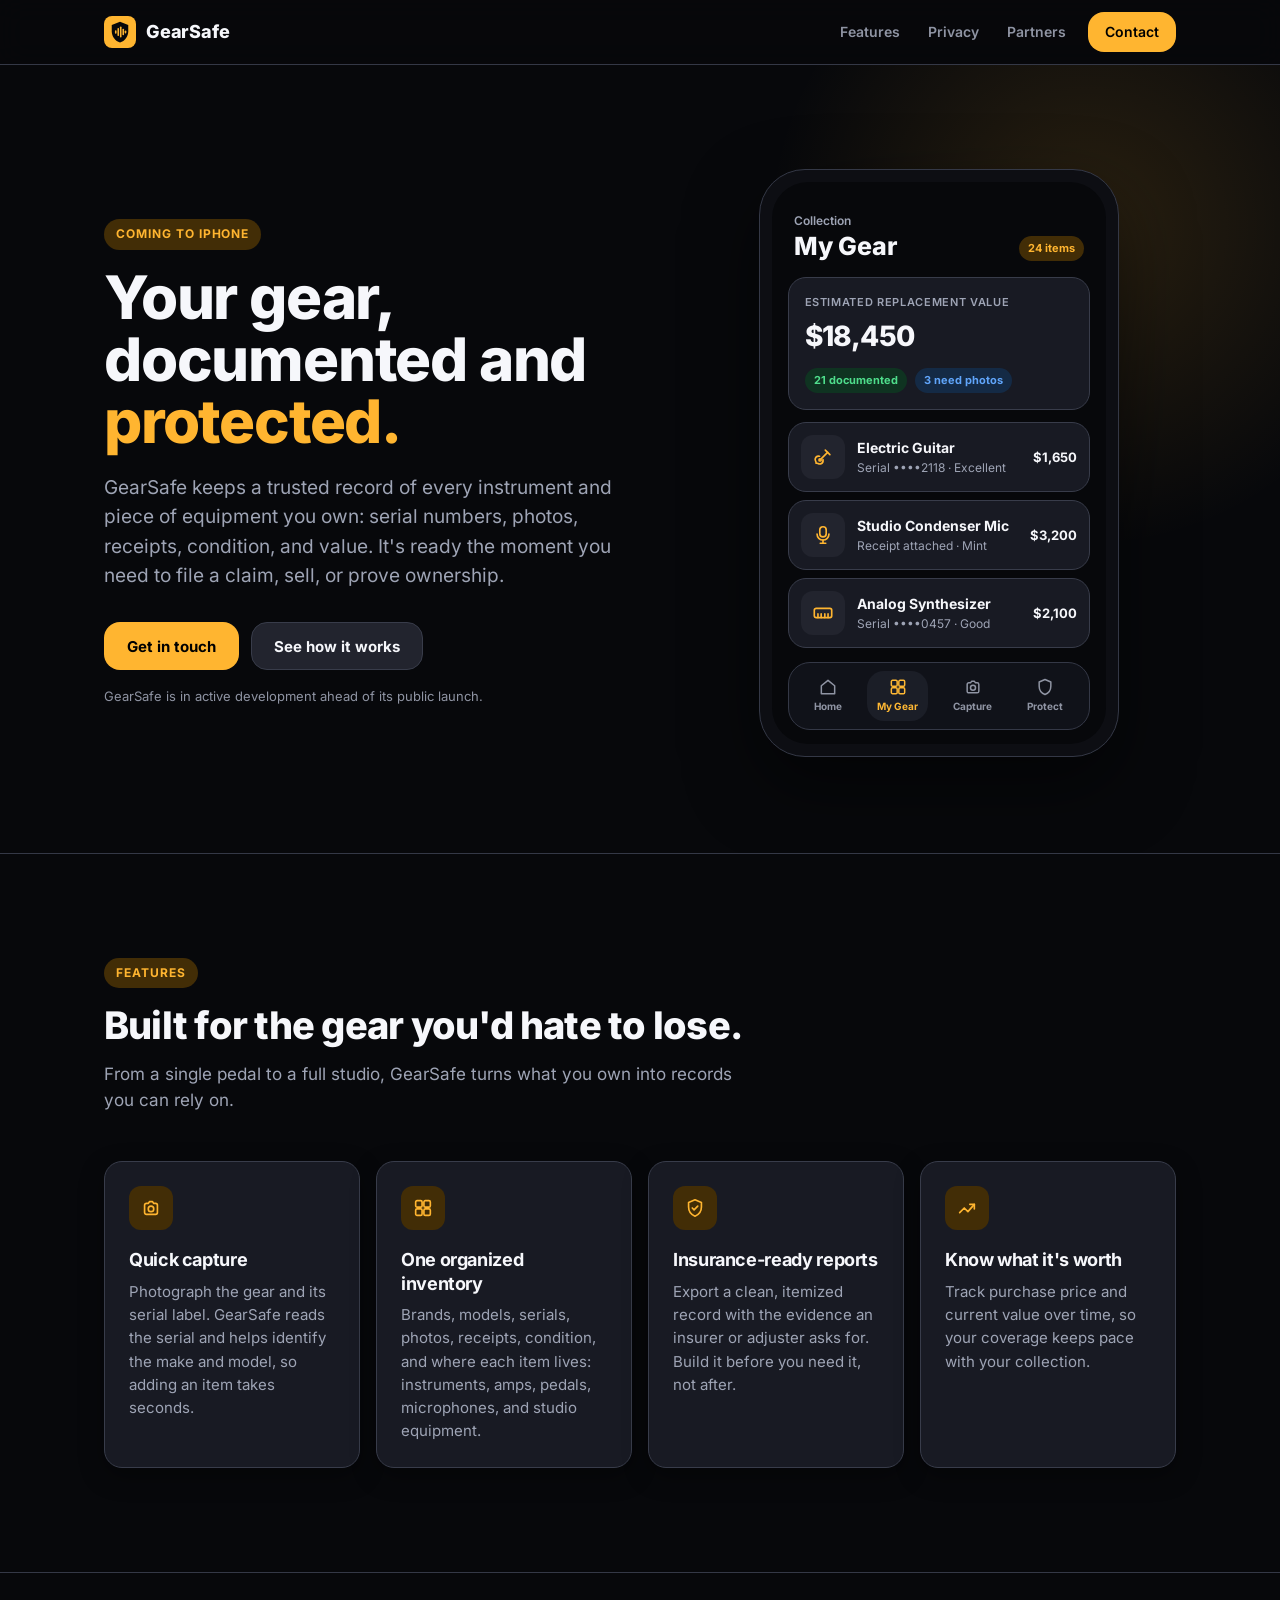
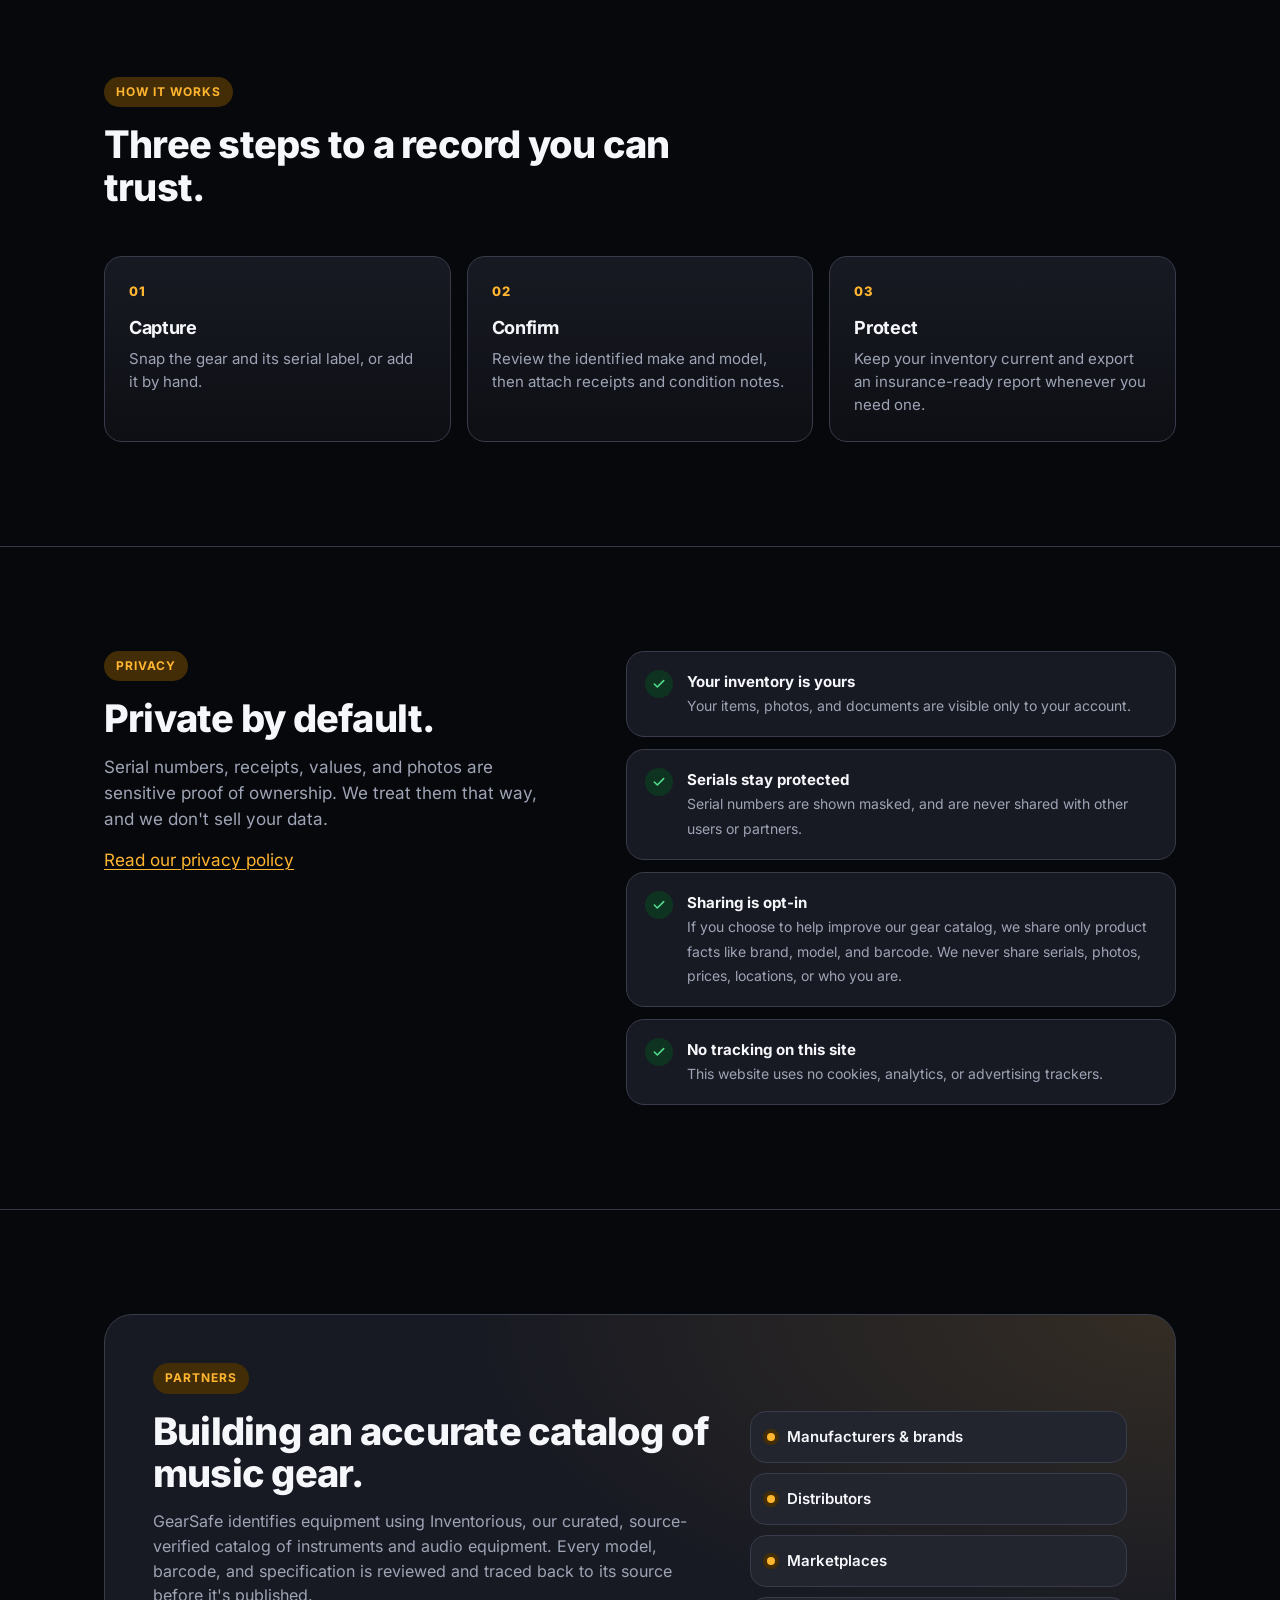
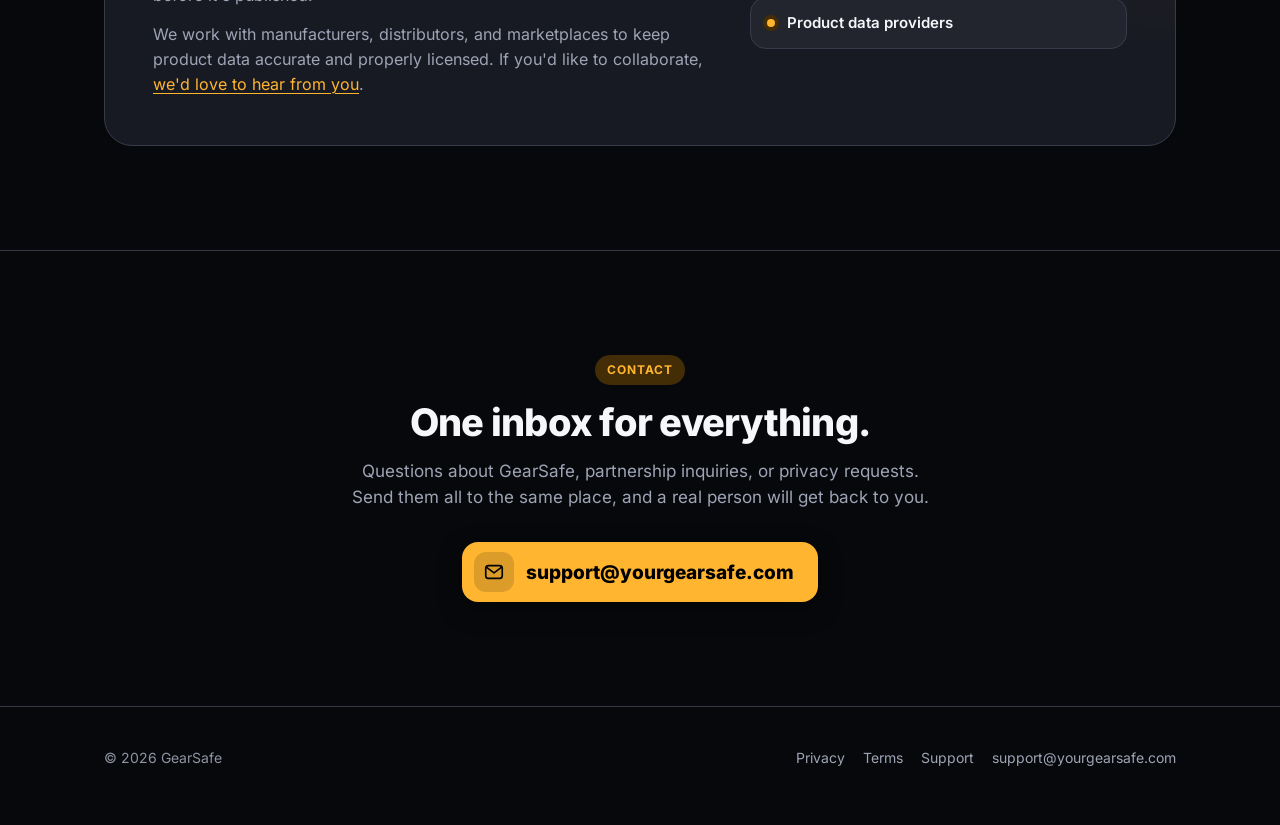
<file: index.html>
<!doctype html>
<html lang="en">
<head>
  <meta charset="utf-8">
  <meta name="viewport" content="width=device-width, initial-scale=1, viewport-fit=cover">
  <title>GearSafe: Documented, insurance-ready music gear</title>
  <meta name="description" content="GearSafe helps musicians document their instruments and equipment (serials, photos, receipts, and values) and turn them into insurance-ready records. Private by default.">
  <meta name="theme-color" content="#07080B">
  <meta name="color-scheme" content="dark">
  <link rel="canonical" href="https://yourgearsafe.com/">
  <link rel="icon" href="/favicon.svg" type="image/svg+xml">
  <link rel="preload" href="/assets/fonts/inter-latin-wght.woff2" as="font" type="font/woff2" crossorigin>
  <link rel="stylesheet" href="/assets/styles.css">

  <meta property="og:type" content="website">
  <meta property="og:site_name" content="GearSafe">
  <meta property="og:title" content="GearSafe: Documented, insurance-ready music gear">
  <meta property="og:description" content="Document every instrument and piece of equipment you own, and turn it into insurance-ready records. Private by default.">
  <meta property="og:url" content="https://yourgearsafe.com/">
  <meta name="twitter:card" content="summary">
</head>
<body>
  <a class="skip-link" href="#main">Skip to content</a>

  <header class="site-header">
    <div class="wrap">
      <a class="brand" href="/" aria-label="GearSafe home">
        <img class="brand-mark" src="/assets/mark.svg" alt="" width="32" height="32">
        GearSafe
      </a>
      <nav class="nav" aria-label="Primary">
        <a class="nav-link" href="#features">Features</a>
        <a class="nav-link" href="#privacy">Privacy</a>
        <a class="nav-link" href="#partners">Partners</a>
        <a class="btn btn-primary" href="#contact">Contact</a>
      </nav>
    </div>
  </header>

  <main id="main">
    <section class="hero" aria-labelledby="hero-title">
      <div class="wrap hero-grid">
        <div>
          <p class="eyebrow">Coming to iPhone</p>
          <h1 id="hero-title">Your gear, documented and <span class="accent">protected.</span></h1>
          <p class="lede">
            GearSafe keeps a trusted record of every instrument and piece of equipment you own:
            serial numbers, photos, receipts, condition, and value. It's ready the moment you need
            to file a claim, sell, or prove ownership.
          </p>
          <div class="hero-actions">
            <a class="btn btn-primary" href="#contact">Get in touch</a>
            <a class="btn btn-secondary" href="#features">See how it works</a>
          </div>
          <p class="hero-note">GearSafe is in active development ahead of its public launch.</p>
        </div>

        <div class="device" role="img" aria-label="Illustration of the GearSafe My Gear screen listing a guitar, a microphone, and a synthesizer with a total collection value.">
          <div class="screen" aria-hidden="true">
            <div class="screen-top">
              <div>
                <div class="screen-sub">Collection</div>
                <div class="screen-title">My Gear</div>
              </div>
              <span class="chip chip-accent">24 items</span>
            </div>

            <div class="value-card">
              <div class="value-label">Estimated replacement value</div>
              <div class="value-amount">$18,450</div>
              <div class="value-meta">
                <span class="chip chip-success">21 documented</span>
                <span class="chip chip-info">3 need photos</span>
              </div>
            </div>

            <div class="gear-row">
              <div class="gear-thumb">
                <svg viewBox="0 0 24 24" fill="none" stroke="currentColor" stroke-width="1.8" stroke-linecap="round" stroke-linejoin="round"><path d="M14.5 4.5 19.5 9.5"/><path d="M17 7 10.5 13.5"/><path d="M8.2 11.2c-2-.4-4 .6-4.6 2.5-.8 2.4 1.2 3 .8 5 1.9-.5 2.7 1.6 5.1.8 1.9-.6 2.9-2.6 2.5-4.6"/><circle cx="8.8" cy="15.2" r="1.2"/></svg>
              </div>
              <div class="gear-body">
                <div class="gear-name">Electric Guitar</div>
                <div class="gear-detail">Serial ••••2118 · Excellent</div>
              </div>
              <div class="gear-value">$1,650</div>
            </div>

            <div class="gear-row">
              <div class="gear-thumb">
                <svg viewBox="0 0 24 24" fill="none" stroke="currentColor" stroke-width="1.8" stroke-linecap="round" stroke-linejoin="round"><rect x="8.5" y="3" width="7" height="11" rx="3.5"/><path d="M5.5 11a6.5 6.5 0 0 0 13 0"/><path d="M12 17.5V21"/><path d="M9 21h6"/></svg>
              </div>
              <div class="gear-body">
                <div class="gear-name">Studio Condenser Mic</div>
                <div class="gear-detail">Receipt attached · Mint</div>
              </div>
              <div class="gear-value">$3,200</div>
            </div>

            <div class="gear-row">
              <div class="gear-thumb">
                <svg viewBox="0 0 24 24" fill="none" stroke="currentColor" stroke-width="1.8" stroke-linecap="round" stroke-linejoin="round"><rect x="2.5" y="7" width="19" height="10" rx="2"/><path d="M6.5 17v-4"/><path d="M10 17v-4"/><path d="M14 17v-4"/><path d="M17.5 17v-4"/></svg>
              </div>
              <div class="gear-body">
                <div class="gear-name">Analog Synthesizer</div>
                <div class="gear-detail">Serial ••••0457 · Good</div>
              </div>
              <div class="gear-value">$2,100</div>
            </div>

            <div class="tabbar">
              <span class="tab">
                <svg viewBox="0 0 24 24" fill="none" stroke="currentColor" stroke-width="1.8" stroke-linecap="round" stroke-linejoin="round"><path d="M4 10.5 12 4l8 6.5V20H4z"/></svg>
                Home
              </span>
              <span class="tab is-active">
                <svg viewBox="0 0 24 24" fill="none" stroke="currentColor" stroke-width="1.8" stroke-linecap="round" stroke-linejoin="round"><rect x="4" y="4" width="7" height="7" rx="1.5"/><rect x="13" y="4" width="7" height="7" rx="1.5"/><rect x="4" y="13" width="7" height="7" rx="1.5"/><rect x="13" y="13" width="7" height="7" rx="1.5"/></svg>
                My Gear
              </span>
              <span class="tab">
                <svg viewBox="0 0 24 24" fill="none" stroke="currentColor" stroke-width="1.8" stroke-linecap="round" stroke-linejoin="round"><path d="M7 7h2l1.5-2h3L15 7h2a2 2 0 0 1 2 2v8a2 2 0 0 1-2 2H7a2 2 0 0 1-2-2V9a2 2 0 0 1 2-2z"/><circle cx="12" cy="13" r="3"/></svg>
                Capture
              </span>
              <span class="tab">
                <svg viewBox="0 0 24 24" fill="none" stroke="currentColor" stroke-width="1.8" stroke-linecap="round" stroke-linejoin="round"><path d="M12 3 5 6v5c0 4.5 3 8.4 7 10 4-1.6 7-5.5 7-10V6z"/></svg>
                Protect
              </span>
            </div>
          </div>
        </div>
      </div>
    </section>

    <section class="section" id="features" aria-labelledby="features-title">
      <div class="wrap">
        <div class="section-head">
          <p class="eyebrow">Features</p>
          <h2 id="features-title">Built for the gear you'd hate to lose.</h2>
          <p>From a single pedal to a full studio, GearSafe turns what you own into records you can rely on.</p>
        </div>

        <div class="cards">
          <article class="card">
            <div class="card-icon" aria-hidden="true">
              <svg viewBox="0 0 24 24" fill="none" stroke="currentColor" stroke-width="1.8" stroke-linecap="round" stroke-linejoin="round"><path d="M7 7h2l1.5-2h3L15 7h2a2 2 0 0 1 2 2v8a2 2 0 0 1-2 2H7a2 2 0 0 1-2-2V9a2 2 0 0 1 2-2z"/><circle cx="12" cy="13" r="3"/></svg>
            </div>
            <h3>Quick capture</h3>
            <p>Photograph the gear and its serial label. GearSafe reads the serial and helps identify the make and model, so adding an item takes seconds.</p>
          </article>

          <article class="card">
            <div class="card-icon" aria-hidden="true">
              <svg viewBox="0 0 24 24" fill="none" stroke="currentColor" stroke-width="1.8" stroke-linecap="round" stroke-linejoin="round"><rect x="4" y="4" width="7" height="7" rx="1.5"/><rect x="13" y="4" width="7" height="7" rx="1.5"/><rect x="4" y="13" width="7" height="7" rx="1.5"/><rect x="13" y="13" width="7" height="7" rx="1.5"/></svg>
            </div>
            <h3>One organized inventory</h3>
            <p>Brands, models, serials, photos, receipts, condition, and where each item lives: instruments, amps, pedals, microphones, and studio equipment.</p>
          </article>

          <article class="card">
            <div class="card-icon" aria-hidden="true">
              <svg viewBox="0 0 24 24" fill="none" stroke="currentColor" stroke-width="1.8" stroke-linecap="round" stroke-linejoin="round"><path d="M12 3 5 6v5c0 4.5 3 8.4 7 10 4-1.6 7-5.5 7-10V6z"/><path d="m9 12 2 2 4-4"/></svg>
            </div>
            <h3>Insurance-ready reports</h3>
            <p>Export a clean, itemized record with the evidence an insurer or adjuster asks for. Build it before you need it, not after.</p>
          </article>

          <article class="card">
            <div class="card-icon" aria-hidden="true">
              <svg viewBox="0 0 24 24" fill="none" stroke="currentColor" stroke-width="1.8" stroke-linecap="round" stroke-linejoin="round"><path d="M4 17 9 12l4 4 7-8"/><path d="M15 8h5v5"/></svg>
            </div>
            <h3>Know what it's worth</h3>
            <p>Track purchase price and current value over time, so your coverage keeps pace with your collection.</p>
          </article>
        </div>
      </div>
    </section>

    <section class="section" aria-labelledby="how-title">
      <div class="wrap">
        <div class="section-head">
          <p class="eyebrow">How it works</p>
          <h2 id="how-title">Three steps to a record you can trust.</h2>
        </div>
        <ol class="steps">
          <li>
            <h3>Capture</h3>
            <p>Snap the gear and its serial label, or add it by hand.</p>
          </li>
          <li>
            <h3>Confirm</h3>
            <p>Review the identified make and model, then attach receipts and condition notes.</p>
          </li>
          <li>
            <h3>Protect</h3>
            <p>Keep your inventory current and export an insurance-ready report whenever you need one.</p>
          </li>
        </ol>
      </div>
    </section>

    <section class="section" id="privacy" aria-labelledby="privacy-title">
      <div class="wrap split">
        <div class="section-head">
          <p class="eyebrow">Privacy</p>
          <h2 id="privacy-title">Private by default.</h2>
          <p>
            Serial numbers, receipts, values, and photos are sensitive proof of ownership.
            We treat them that way, and we don't sell your data.
          </p>
          <p><a href="/privacy/">Read our privacy policy</a></p>
        </div>

        <ul class="checklist">
          <li>
            <span class="tick" aria-hidden="true"><svg viewBox="0 0 24 24" fill="none" stroke="currentColor" stroke-width="2.4" stroke-linecap="round" stroke-linejoin="round"><path d="m5 12 4.5 4.5L19 7"/></svg></span>
            <div><strong>Your inventory is yours</strong><span>Your items, photos, and documents are visible only to your account.</span></div>
          </li>
          <li>
            <span class="tick" aria-hidden="true"><svg viewBox="0 0 24 24" fill="none" stroke="currentColor" stroke-width="2.4" stroke-linecap="round" stroke-linejoin="round"><path d="m5 12 4.5 4.5L19 7"/></svg></span>
            <div><strong>Serials stay protected</strong><span>Serial numbers are shown masked, and are never shared with other users or partners.</span></div>
          </li>
          <li>
            <span class="tick" aria-hidden="true"><svg viewBox="0 0 24 24" fill="none" stroke="currentColor" stroke-width="2.4" stroke-linecap="round" stroke-linejoin="round"><path d="m5 12 4.5 4.5L19 7"/></svg></span>
            <div><strong>Sharing is opt-in</strong><span>If you choose to help improve our gear catalog, we share only product facts like brand, model, and barcode. We never share serials, photos, prices, locations, or who you are.</span></div>
          </li>
          <li>
            <span class="tick" aria-hidden="true"><svg viewBox="0 0 24 24" fill="none" stroke="currentColor" stroke-width="2.4" stroke-linecap="round" stroke-linejoin="round"><path d="m5 12 4.5 4.5L19 7"/></svg></span>
            <div><strong>No tracking on this site</strong><span>This website uses no cookies, analytics, or advertising trackers.</span></div>
          </li>
        </ul>
      </div>
    </section>

    <section class="section" id="partners" aria-labelledby="partners-title">
      <div class="wrap">
        <div class="panel">
          <div>
            <p class="eyebrow">Partners</p>
            <h2 id="partners-title">Building an accurate catalog of music gear.</h2>
            <p>
              GearSafe identifies equipment using Inventorious, our curated, source-verified catalog
              of instruments and audio equipment. Every model, barcode, and specification is
              reviewed and traced back to its source before it's published.
            </p>
            <p>
              We work with manufacturers, distributors, and marketplaces to keep product data
              accurate and properly licensed. If you'd like to collaborate, <a href="#contact">we'd love to hear from you</a>.
            </p>
          </div>
          <ul class="partner-list" aria-label="Who we work with">
            <li><span class="partner-dot" aria-hidden="true"></span>Manufacturers &amp; brands</li>
            <li><span class="partner-dot" aria-hidden="true"></span>Distributors</li>
            <li><span class="partner-dot" aria-hidden="true"></span>Marketplaces</li>
            <li><span class="partner-dot" aria-hidden="true"></span>Product data providers</li>
          </ul>
        </div>
      </div>
    </section>

    <section class="section contact" id="contact" aria-labelledby="contact-title">
      <div class="wrap">
        <div class="contact-card">
          <p class="eyebrow">Contact</p>
          <h2 id="contact-title">One inbox for everything.</h2>
          <p>
            Questions about GearSafe, partnership inquiries, or privacy requests. Send them all
            to the same place, and a real person will get back to you.
          </p>
          <a class="contact-address" href="mailto:support@yourgearsafe.com">
            <span class="contact-icon" aria-hidden="true">
              <svg viewBox="0 0 24 24" fill="none" stroke="currentColor" stroke-width="1.8" stroke-linecap="round" stroke-linejoin="round"><rect x="3" y="5" width="18" height="14" rx="3"/><path d="m4 7 8 6 8-6"/></svg>
            </span>
            support@yourgearsafe.com
          </a>
        </div>
      </div>
    </section>
  </main>

  <footer class="site-footer">
    <div class="wrap">
      <span>© 2026 GearSafe</span>
      <nav class="footer-links" aria-label="Footer">
        <a href="/privacy/">Privacy</a>
        <a href="/terms/">Terms</a>
        <a href="/support/">Support</a>
        <a href="mailto:support@yourgearsafe.com">support@yourgearsafe.com</a>
      </nav>
    </div>
  </footer>
</body>
</html>
</file>
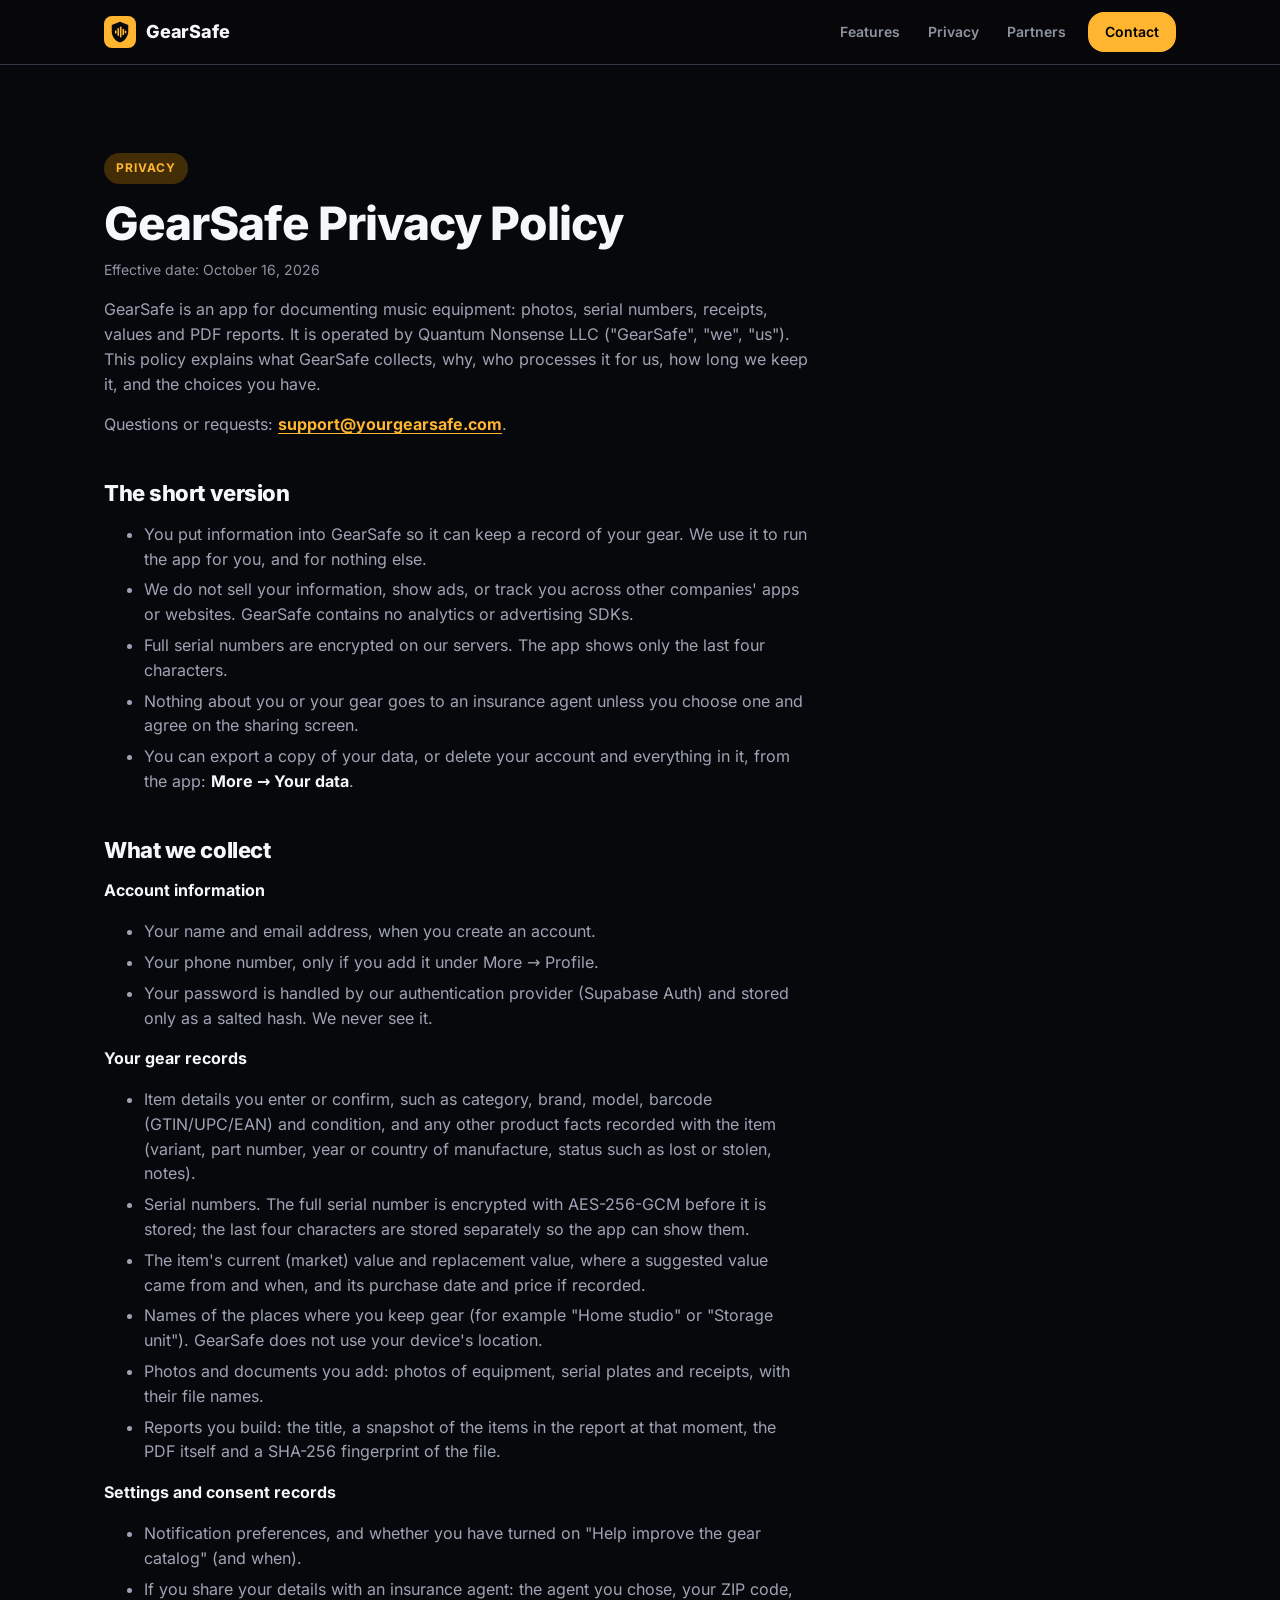
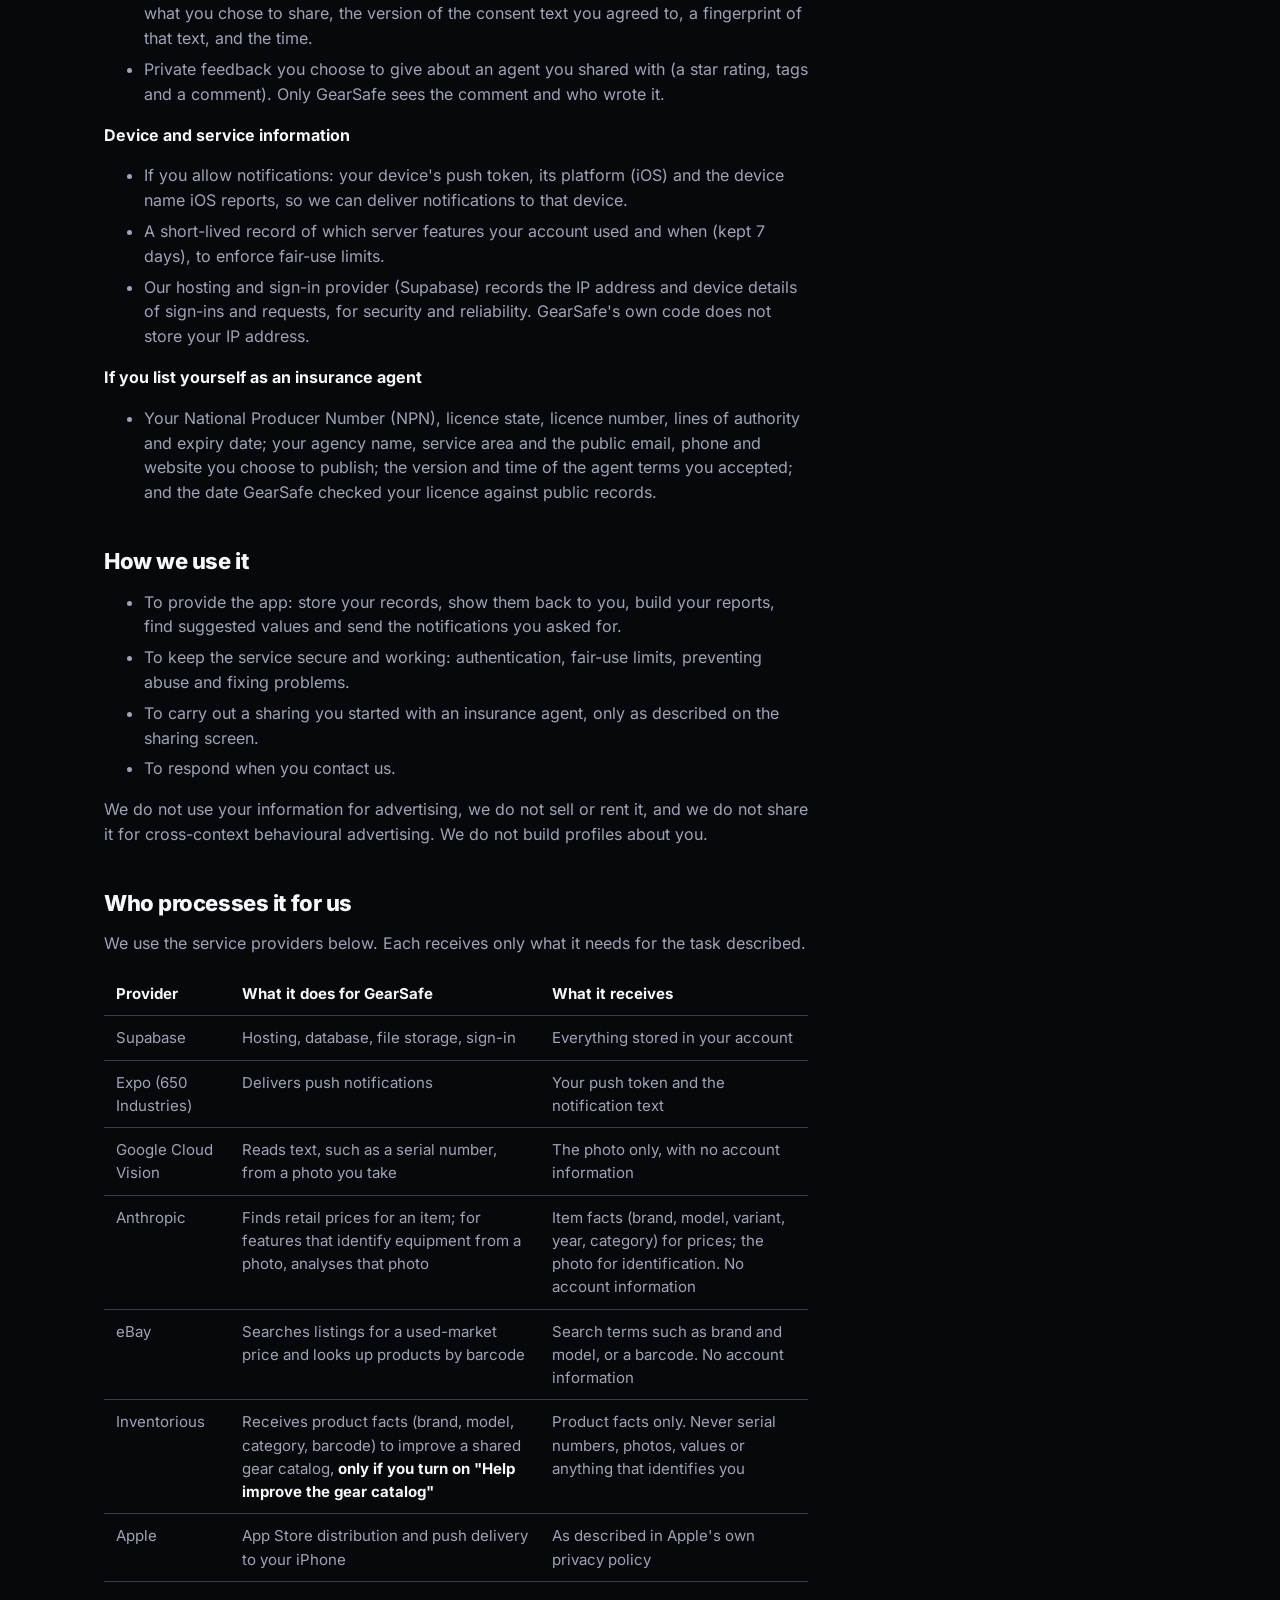
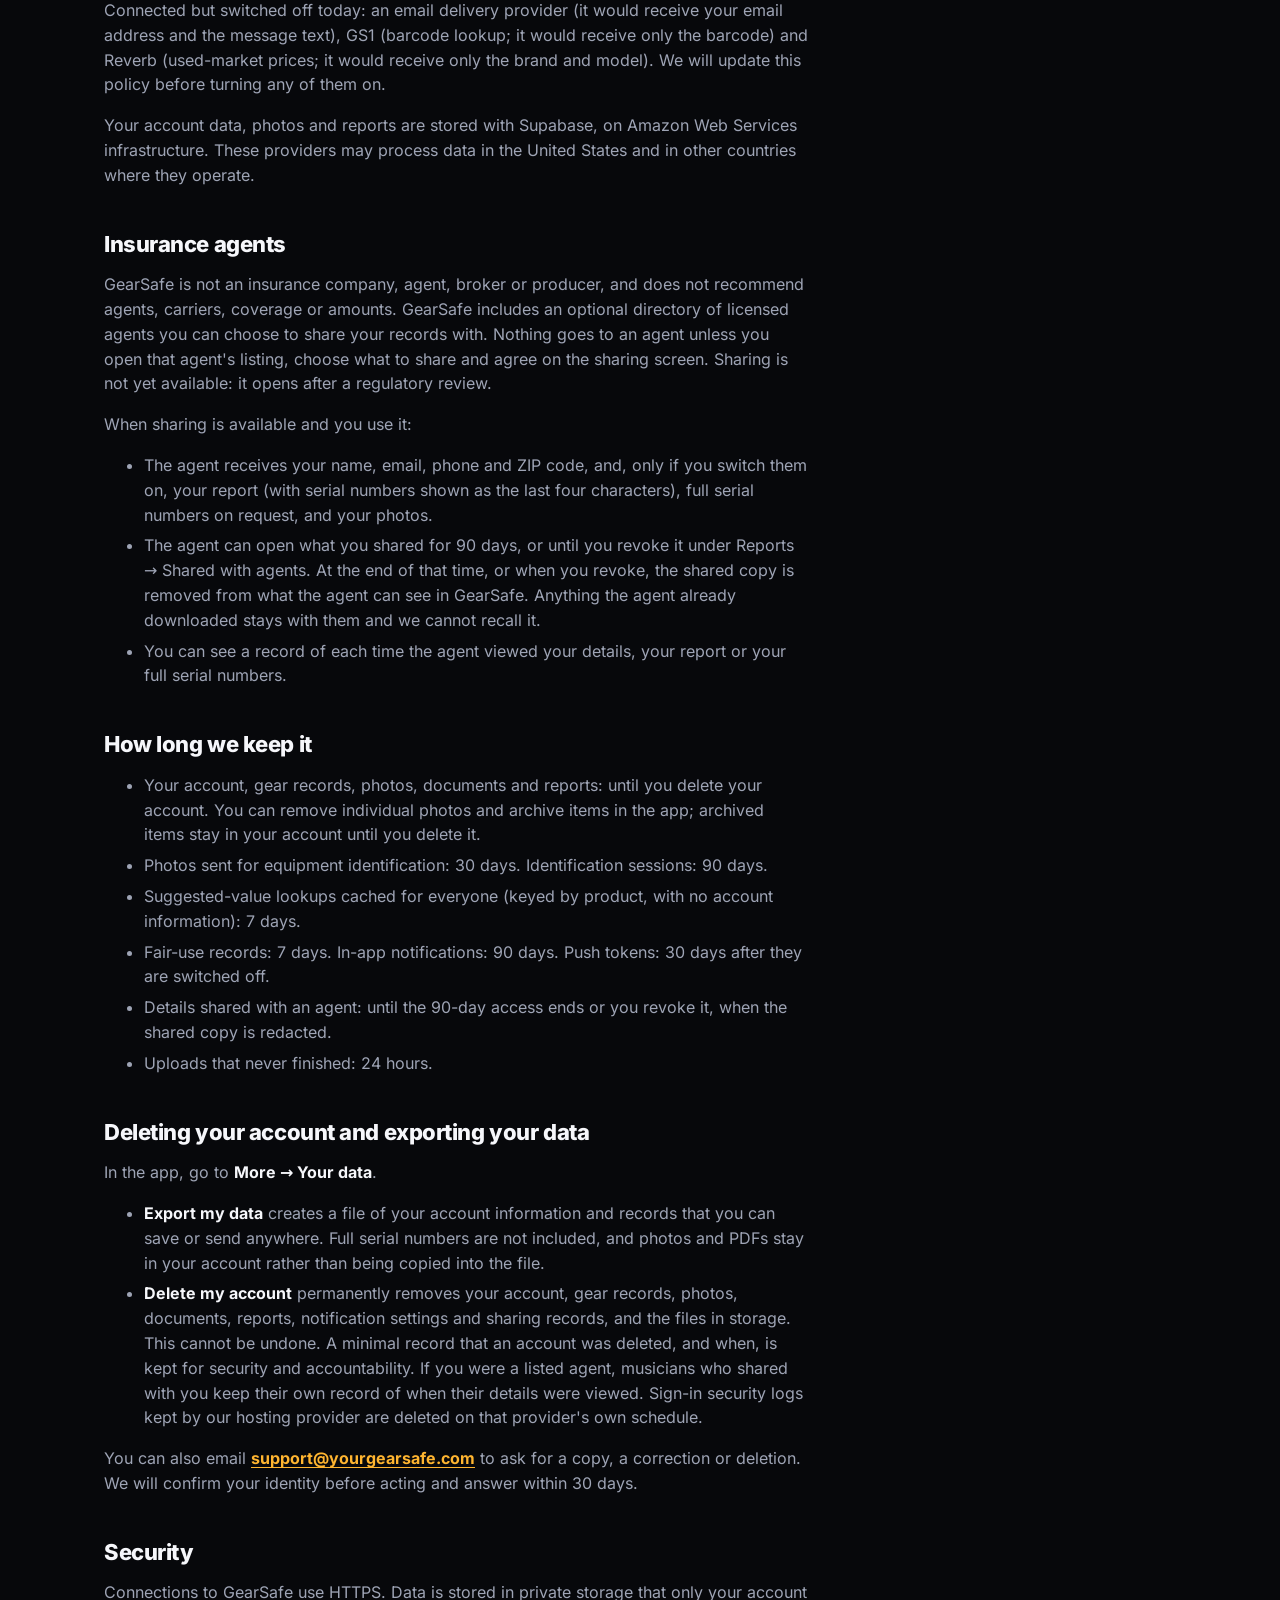
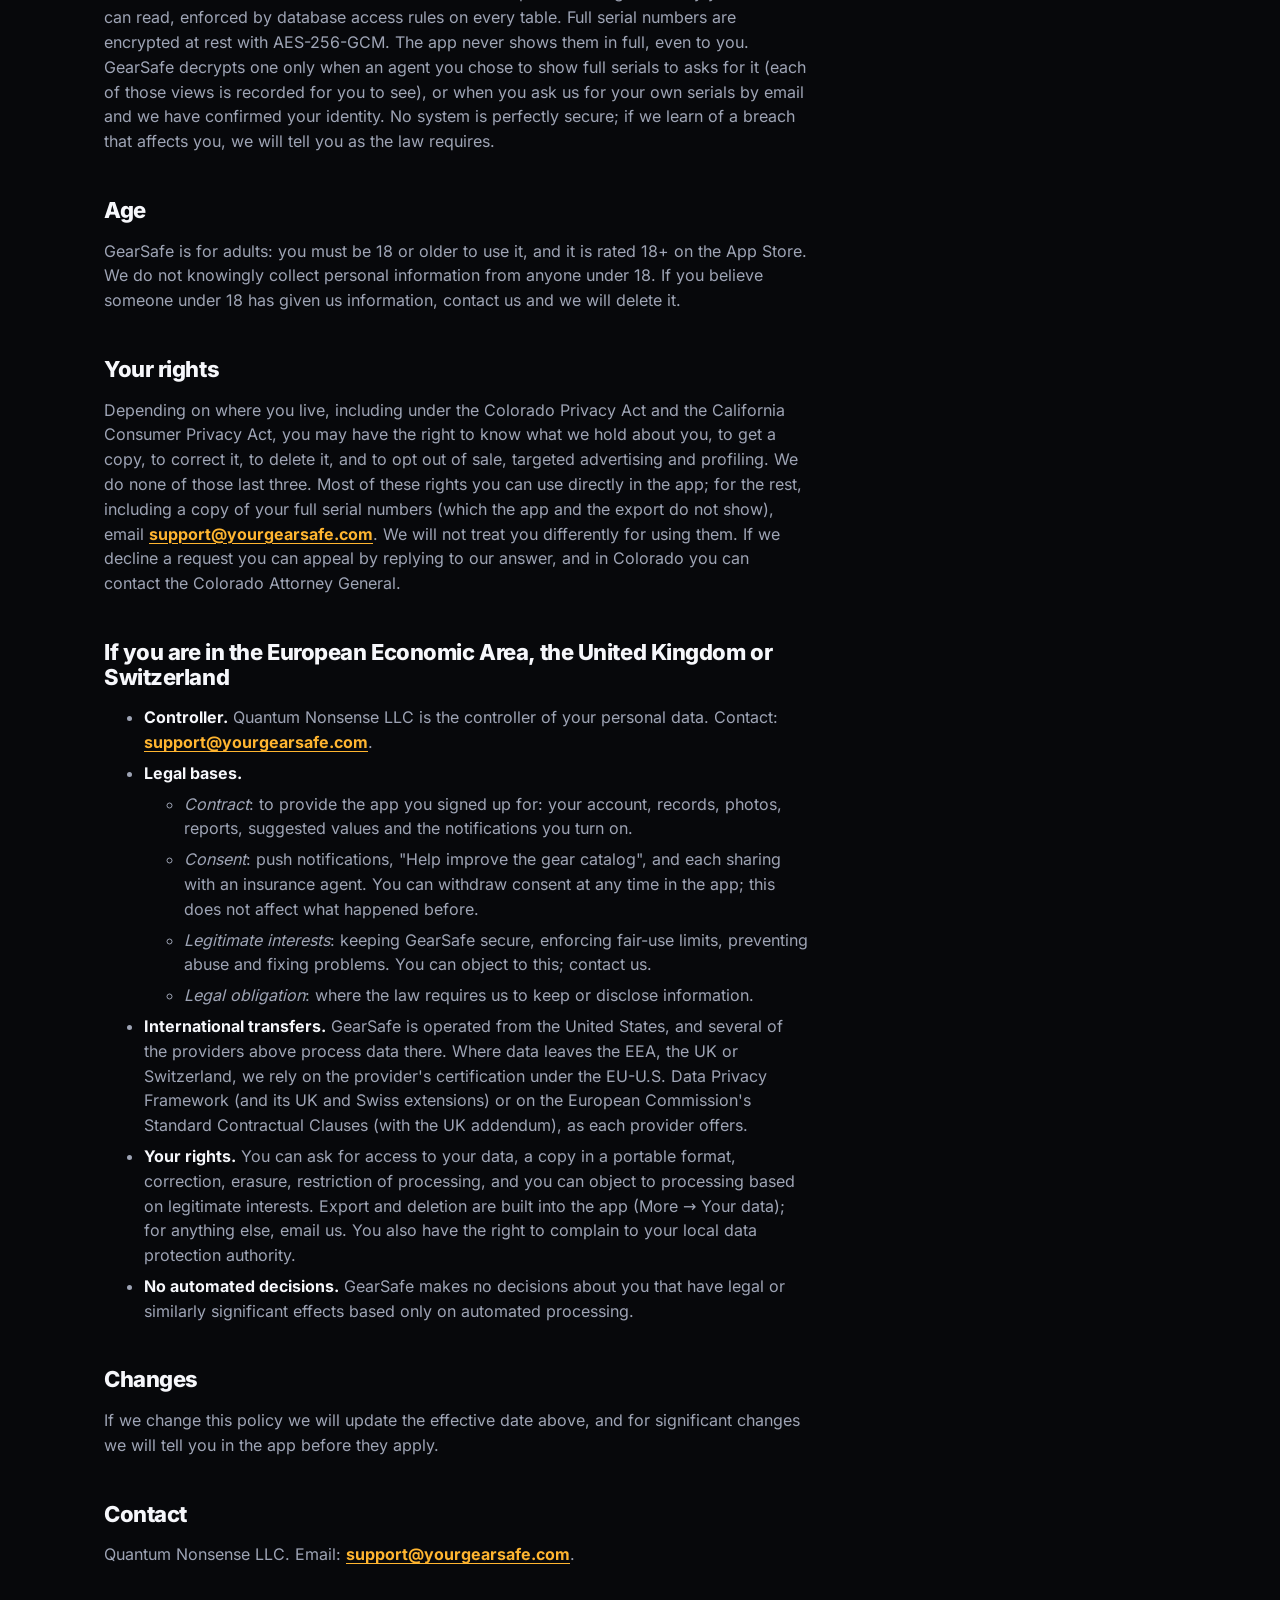
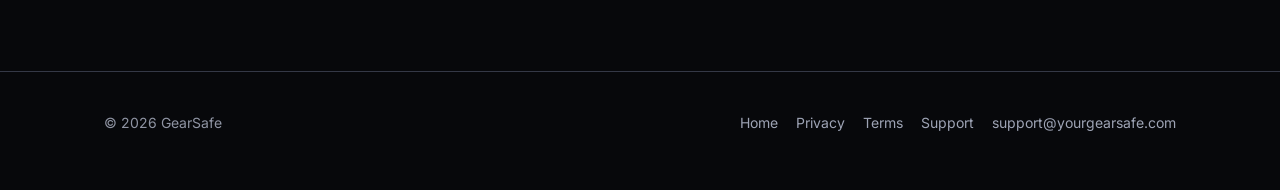
<file: privacy/index.html>
<!doctype html>
<html lang="en">
<head>
  <meta charset="utf-8">
  <meta name="viewport" content="width=device-width, initial-scale=1, viewport-fit=cover">
  <title>Privacy · GearSafe</title>
  <meta name="description" content="How GearSafe collects, uses and protects your information.">
  <meta name="theme-color" content="#07080B">
  <meta name="color-scheme" content="dark">
  <link rel="canonical" href="https://yourgearsafe.com/privacy/">
  <link rel="icon" href="/favicon.svg" type="image/svg+xml">
  <link rel="preload" href="/assets/fonts/inter-latin-wght.woff2" as="font" type="font/woff2" crossorigin>
  <link rel="stylesheet" href="/assets/styles.css">
</head>
<body>
  <a class="skip-link" href="#main">Skip to content</a>

  <header class="site-header">
    <div class="wrap">
      <a class="brand" href="/" aria-label="GearSafe home">
        <img class="brand-mark" src="/assets/mark.svg" alt="" width="32" height="32">
        GearSafe
      </a>
      <nav class="nav" aria-label="Primary">
        <a class="nav-link" href="/#features">Features</a>
        <a class="nav-link" href="/#privacy">Privacy</a>
        <a class="nav-link" href="/#partners">Partners</a>
        <a class="btn btn-primary" href="/#contact">Contact</a>
      </nav>
    </div>
  </header>

  <main id="main" class="legal">
    <div class="wrap">
      <article>
        <p class="eyebrow">Privacy</p>
        <h1>GearSafe Privacy Policy</h1>
        <p class="updated">Effective date: October 16, 2026</p>
<p>GearSafe is an app for documenting music equipment: photos, serial numbers, receipts, values and PDF reports. It is operated by Quantum Nonsense LLC (&quot;GearSafe&quot;, &quot;we&quot;, &quot;us&quot;). This policy explains what GearSafe collects, why, who processes it for us, how long we keep it, and the choices you have.</p>
<p>Questions or requests: <strong><a href="mailto:support@yourgearsafe.com">support@yourgearsafe.com</a></strong>.</p>
<h2>The short version</h2>
<ul><li>You put information into GearSafe so it can keep a record of your gear. We use it to run the app for you, and for nothing else.</li><li>We do not sell your information, show ads, or track you across other companies' apps or websites. GearSafe contains no analytics or advertising SDKs.</li><li>Full serial numbers are encrypted on our servers. The app shows only the last four characters.</li><li>Nothing about you or your gear goes to an insurance agent unless you choose one and agree on the sharing screen.</li><li>You can export a copy of your data, or delete your account and everything in it, from the app: <strong>More → Your data</strong>.</li></ul>
<h2>What we collect</h2>
<p><strong>Account information</strong></p>
<ul><li>Your name and email address, when you create an account.</li><li>Your phone number, only if you add it under More → Profile.</li><li>Your password is handled by our authentication provider (Supabase Auth) and stored only as a salted hash. We never see it.</li></ul>
<p><strong>Your gear records</strong></p>
<ul><li>Item details you enter or confirm, such as category, brand, model, barcode (GTIN/UPC/EAN) and condition, and any other product facts recorded with the item (variant, part number, year or country of manufacture, status such as lost or stolen, notes).</li><li>Serial numbers. The full serial number is encrypted with AES-256-GCM before it is stored; the last four characters are stored separately so the app can show them.</li><li>The item's current (market) value and replacement value, where a suggested value came from and when, and its purchase date and price if recorded.</li><li>Names of the places where you keep gear (for example &quot;Home studio&quot; or &quot;Storage unit&quot;). GearSafe does not use your device's location.</li><li>Photos and documents you add: photos of equipment, serial plates and receipts, with their file names.</li><li>Reports you build: the title, a snapshot of the items in the report at that moment, the PDF itself and a SHA-256 fingerprint of the file.</li></ul>
<p><strong>Settings and consent records</strong></p>
<ul><li>Notification preferences, and whether you have turned on &quot;Help improve the gear catalog&quot; (and when).</li><li>If you share your details with an insurance agent: the agent you chose, your ZIP code, what you chose to share, the version of the consent text you agreed to, a fingerprint of that text, and the time.</li><li>Private feedback you choose to give about an agent you shared with (a star rating, tags and a comment). Only GearSafe sees the comment and who wrote it.</li></ul>
<p><strong>Device and service information</strong></p>
<ul><li>If you allow notifications: your device's push token, its platform (iOS) and the device name iOS reports, so we can deliver notifications to that device.</li><li>A short-lived record of which server features your account used and when (kept 7 days), to enforce fair-use limits.</li><li>Our hosting and sign-in provider (Supabase) records the IP address and device details of sign-ins and requests, for security and reliability. GearSafe's own code does not store your IP address.</li></ul>
<p><strong>If you list yourself as an insurance agent</strong></p>
<ul><li>Your National Producer Number (NPN), licence state, licence number, lines of authority and expiry date; your agency name, service area and the public email, phone and website you choose to publish; the version and time of the agent terms you accepted; and the date GearSafe checked your licence against public records.</li></ul>
<h2>How we use it</h2>
<ul><li>To provide the app: store your records, show them back to you, build your reports, find suggested values and send the notifications you asked for.</li><li>To keep the service secure and working: authentication, fair-use limits, preventing abuse and fixing problems.</li><li>To carry out a sharing you started with an insurance agent, only as described on the sharing screen.</li><li>To respond when you contact us.</li></ul>
<p>We do not use your information for advertising, we do not sell or rent it, and we do not share it for cross-context behavioural advertising. We do not build profiles about you.</p>
<h2>Who processes it for us</h2>
<p>We use the service providers below. Each receives only what it needs for the task described.</p>
<div class="table-wrap"><table><thead><tr><th scope="col">Provider</th><th scope="col">What it does for GearSafe</th><th scope="col">What it receives</th></tr></thead><tbody>
<tr><td>Supabase</td><td>Hosting, database, file storage, sign-in</td><td>Everything stored in your account</td></tr>
<tr><td>Expo (650 Industries)</td><td>Delivers push notifications</td><td>Your push token and the notification text</td></tr>
<tr><td>Google Cloud Vision</td><td>Reads text, such as a serial number, from a photo you take</td><td>The photo only, with no account information</td></tr>
<tr><td>Anthropic</td><td>Finds retail prices for an item; for features that identify equipment from a photo, analyses that photo</td><td>Item facts (brand, model, variant, year, category) for prices; the photo for identification. No account information</td></tr>
<tr><td>eBay</td><td>Searches listings for a used-market price and looks up products by barcode</td><td>Search terms such as brand and model, or a barcode. No account information</td></tr>
<tr><td>Inventorious</td><td>Receives product facts (brand, model, category, barcode) to improve a shared gear catalog, <strong>only if you turn on &quot;Help improve the gear catalog&quot;</strong></td><td>Product facts only. Never serial numbers, photos, values or anything that identifies you</td></tr>
<tr><td>Apple</td><td>App Store distribution and push delivery to your iPhone</td><td>As described in Apple's own privacy policy</td></tr>
</tbody></table></div>
<p>Connected but switched off today: an email delivery provider (it would receive your email address and the message text), GS1 (barcode lookup; it would receive only the barcode) and Reverb (used-market prices; it would receive only the brand and model). We will update this policy before turning any of them on.</p>
<p>Your account data, photos and reports are stored with Supabase, on Amazon Web Services infrastructure. These providers may process data in the United States and in other countries where they operate.</p>
<h2>Insurance agents</h2>
<p>GearSafe is not an insurance company, agent, broker or producer, and does not recommend agents, carriers, coverage or amounts. GearSafe includes an optional directory of licensed agents you can choose to share your records with. Nothing goes to an agent unless you open that agent's listing, choose what to share and agree on the sharing screen. Sharing is not yet available: it opens after a regulatory review.</p>
<p>When sharing is available and you use it:</p>
<ul><li>The agent receives your name, email, phone and ZIP code, and, only if you switch them on, your report (with serial numbers shown as the last four characters), full serial numbers on request, and your photos.</li><li>The agent can open what you shared for 90 days, or until you revoke it under Reports → Shared with agents. At the end of that time, or when you revoke, the shared copy is removed from what the agent can see in GearSafe. Anything the agent already downloaded stays with them and we cannot recall it.</li><li>You can see a record of each time the agent viewed your details, your report or your full serial numbers.</li></ul>
<h2>How long we keep it</h2>
<ul><li>Your account, gear records, photos, documents and reports: until you delete your account. You can remove individual photos and archive items in the app; archived items stay in your account until you delete it.</li><li>Photos sent for equipment identification: 30 days. Identification sessions: 90 days.</li><li>Suggested-value lookups cached for everyone (keyed by product, with no account information): 7 days.</li><li>Fair-use records: 7 days. In-app notifications: 90 days. Push tokens: 30 days after they are switched off.</li><li>Details shared with an agent: until the 90-day access ends or you revoke it, when the shared copy is redacted.</li><li>Uploads that never finished: 24 hours.</li></ul>
<h2>Deleting your account and exporting your data</h2>
<p>In the app, go to <strong>More → Your data</strong>.</p>
<ul><li><strong>Export my data</strong> creates a file of your account information and records that you can save or send anywhere. Full serial numbers are not included, and photos and PDFs stay in your account rather than being copied into the file.</li><li><strong>Delete my account</strong> permanently removes your account, gear records, photos, documents, reports, notification settings and sharing records, and the files in storage. This cannot be undone. A minimal record that an account was deleted, and when, is kept for security and accountability. If you were a listed agent, musicians who shared with you keep their own record of when their details were viewed. Sign-in security logs kept by our hosting provider are deleted on that provider's own schedule.</li></ul>
<p>You can also email <strong><a href="mailto:support@yourgearsafe.com">support@yourgearsafe.com</a></strong> to ask for a copy, a correction or deletion. We will confirm your identity before acting and answer within 30 days.</p>
<h2>Security</h2>
<p>Connections to GearSafe use HTTPS. Data is stored in private storage that only your account can read, enforced by database access rules on every table. Full serial numbers are encrypted at rest with AES-256-GCM. The app never shows them in full, even to you. GearSafe decrypts one only when an agent you chose to show full serials to asks for it (each of those views is recorded for you to see), or when you ask us for your own serials by email and we have confirmed your identity. No system is perfectly secure; if we learn of a breach that affects you, we will tell you as the law requires.</p>
<h2>Age</h2>
<p>GearSafe is for adults: you must be 18 or older to use it, and it is rated 18+ on the App Store. We do not knowingly collect personal information from anyone under 18. If you believe someone under 18 has given us information, contact us and we will delete it.</p>
<h2>Your rights</h2>
<p>Depending on where you live, including under the Colorado Privacy Act and the California Consumer Privacy Act, you may have the right to know what we hold about you, to get a copy, to correct it, to delete it, and to opt out of sale, targeted advertising and profiling. We do none of those last three. Most of these rights you can use directly in the app; for the rest, including a copy of your full serial numbers (which the app and the export do not show), email <strong><a href="mailto:support@yourgearsafe.com">support@yourgearsafe.com</a></strong>. We will not treat you differently for using them. If we decline a request you can appeal by replying to our answer, and in Colorado you can contact the Colorado Attorney General.</p>
<h2>If you are in the European Economic Area, the United Kingdom or Switzerland</h2>
<ul><li><strong>Controller.</strong> Quantum Nonsense LLC is the controller of your personal data. Contact: <strong><a href="mailto:support@yourgearsafe.com">support@yourgearsafe.com</a></strong>.</li><li><strong>Legal bases.</strong><ul><li><em>Contract</em>: to provide the app you signed up for: your account, records, photos, reports, suggested values and the notifications you turn on.</li><li><em>Consent</em>: push notifications, &quot;Help improve the gear catalog&quot;, and each sharing with an insurance agent. You can withdraw consent at any time in the app; this does not affect what happened before.</li><li><em>Legitimate interests</em>: keeping GearSafe secure, enforcing fair-use limits, preventing abuse and fixing problems. You can object to this; contact us.</li><li><em>Legal obligation</em>: where the law requires us to keep or disclose information.</li></ul></li><li><strong>International transfers.</strong> GearSafe is operated from the United States, and several of the providers above process data there. Where data leaves the EEA, the UK or Switzerland, we rely on the provider's certification under the EU-U.S. Data Privacy Framework (and its UK and Swiss extensions) or on the European Commission's Standard Contractual Clauses (with the UK addendum), as each provider offers.</li><li><strong>Your rights.</strong> You can ask for access to your data, a copy in a portable format, correction, erasure, restriction of processing, and you can object to processing based on legitimate interests. Export and deletion are built into the app (More → Your data); for anything else, email us. You also have the right to complain to your local data protection authority.</li><li><strong>No automated decisions.</strong> GearSafe makes no decisions about you that have legal or similarly significant effects based only on automated processing.</li></ul>
<h2>Changes</h2>
<p>If we change this policy we will update the effective date above, and for significant changes we will tell you in the app before they apply.</p>
<h2>Contact</h2>
<p>Quantum Nonsense LLC. Email: <strong><a href="mailto:support@yourgearsafe.com">support@yourgearsafe.com</a></strong>.</p>
      </article>
    </div>
  </main>

  <footer class="site-footer">
    <div class="wrap">
      <span>© 2026 GearSafe</span>
      <nav class="footer-links" aria-label="Footer">
        <a href="/">Home</a>
        <a href="/privacy/">Privacy</a>
        <a href="/terms/">Terms</a>
        <a href="/support/">Support</a>
        <a href="mailto:support@yourgearsafe.com">support@yourgearsafe.com</a>
      </nav>
    </div>
  </footer>
</body>
</html>
</file>
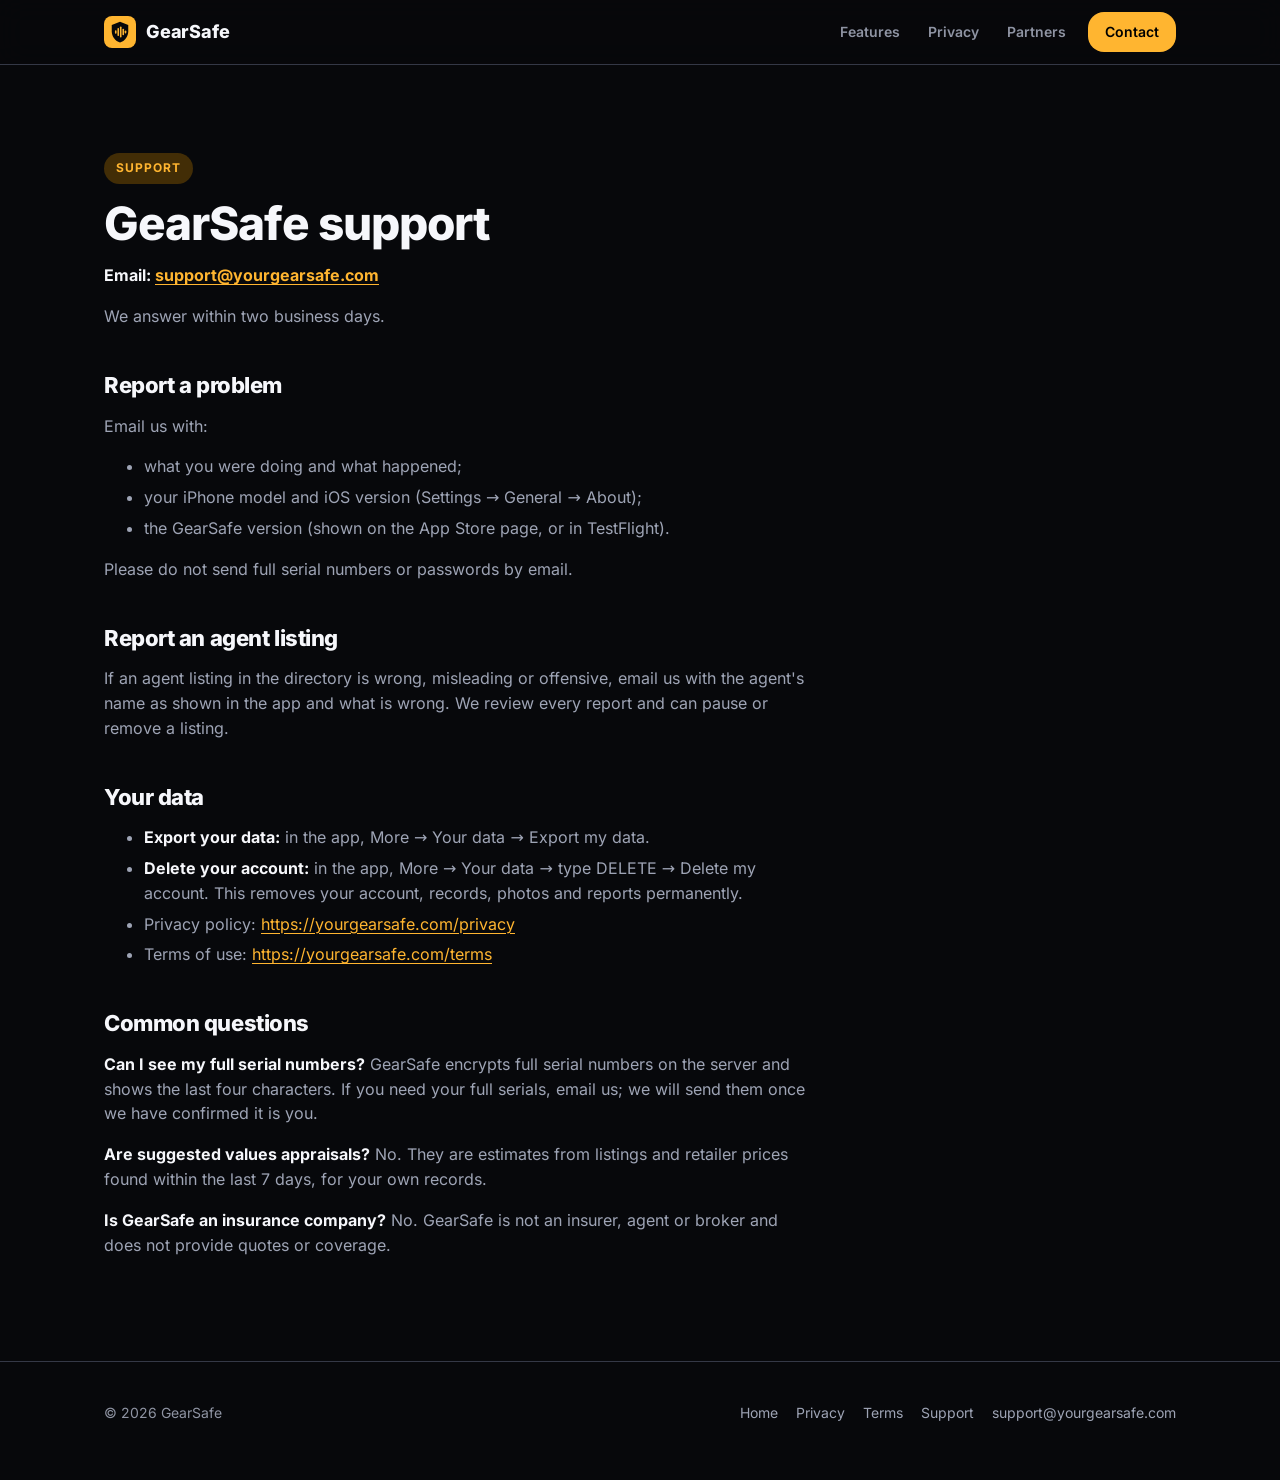
<file: support/index.html>
<!doctype html>
<html lang="en">
<head>
  <meta charset="utf-8">
  <meta name="viewport" content="width=device-width, initial-scale=1, viewport-fit=cover">
  <title>Support · GearSafe</title>
  <meta name="description" content="Get help with GearSafe, report a problem or manage your data.">
  <meta name="theme-color" content="#07080B">
  <meta name="color-scheme" content="dark">
  <link rel="canonical" href="https://yourgearsafe.com/support/">
  <link rel="icon" href="/favicon.svg" type="image/svg+xml">
  <link rel="preload" href="/assets/fonts/inter-latin-wght.woff2" as="font" type="font/woff2" crossorigin>
  <link rel="stylesheet" href="/assets/styles.css">
</head>
<body>
  <a class="skip-link" href="#main">Skip to content</a>

  <header class="site-header">
    <div class="wrap">
      <a class="brand" href="/" aria-label="GearSafe home">
        <img class="brand-mark" src="/assets/mark.svg" alt="" width="32" height="32">
        GearSafe
      </a>
      <nav class="nav" aria-label="Primary">
        <a class="nav-link" href="/#features">Features</a>
        <a class="nav-link" href="/#privacy">Privacy</a>
        <a class="nav-link" href="/#partners">Partners</a>
        <a class="btn btn-primary" href="/#contact">Contact</a>
      </nav>
    </div>
  </header>

  <main id="main" class="legal">
    <div class="wrap">
      <article>
        <p class="eyebrow">Support</p>
        <h1>GearSafe support</h1>
<p><strong>Email: <a href="mailto:support@yourgearsafe.com">support@yourgearsafe.com</a></strong></p>
<p>We answer within two business days.</p>
<h2>Report a problem</h2>
<p>Email us with:</p>
<ul><li>what you were doing and what happened;</li><li>your iPhone model and iOS version (Settings → General → About);</li><li>the GearSafe version (shown on the App Store page, or in TestFlight).</li></ul>
<p>Please do not send full serial numbers or passwords by email.</p>
<h2>Report an agent listing</h2>
<p>If an agent listing in the directory is wrong, misleading or offensive, email us with the agent's name as shown in the app and what is wrong. We review every report and can pause or remove a listing.</p>
<h2>Your data</h2>
<ul><li><strong>Export your data:</strong> in the app, More → Your data → Export my data.</li><li><strong>Delete your account:</strong> in the app, More → Your data → type DELETE → Delete my account. This removes your account, records, photos and reports permanently.</li><li>Privacy policy: <a href="https://yourgearsafe.com/privacy">https://yourgearsafe.com/privacy</a></li><li>Terms of use: <a href="https://yourgearsafe.com/terms">https://yourgearsafe.com/terms</a></li></ul>
<h2>Common questions</h2>
<p><strong>Can I see my full serial numbers?</strong> GearSafe encrypts full serial numbers on the server and shows the last four characters. If you need your full serials, email us; we will send them once we have confirmed it is you.</p>
<p><strong>Are suggested values appraisals?</strong> No. They are estimates from listings and retailer prices found within the last 7 days, for your own records.</p>
<p><strong>Is GearSafe an insurance company?</strong> No. GearSafe is not an insurer, agent or broker and does not provide quotes or coverage.</p>
      </article>
    </div>
  </main>

  <footer class="site-footer">
    <div class="wrap">
      <span>© 2026 GearSafe</span>
      <nav class="footer-links" aria-label="Footer">
        <a href="/">Home</a>
        <a href="/privacy/">Privacy</a>
        <a href="/terms/">Terms</a>
        <a href="/support/">Support</a>
        <a href="mailto:support@yourgearsafe.com">support@yourgearsafe.com</a>
      </nav>
    </div>
  </footer>
</body>
</html>
</file>
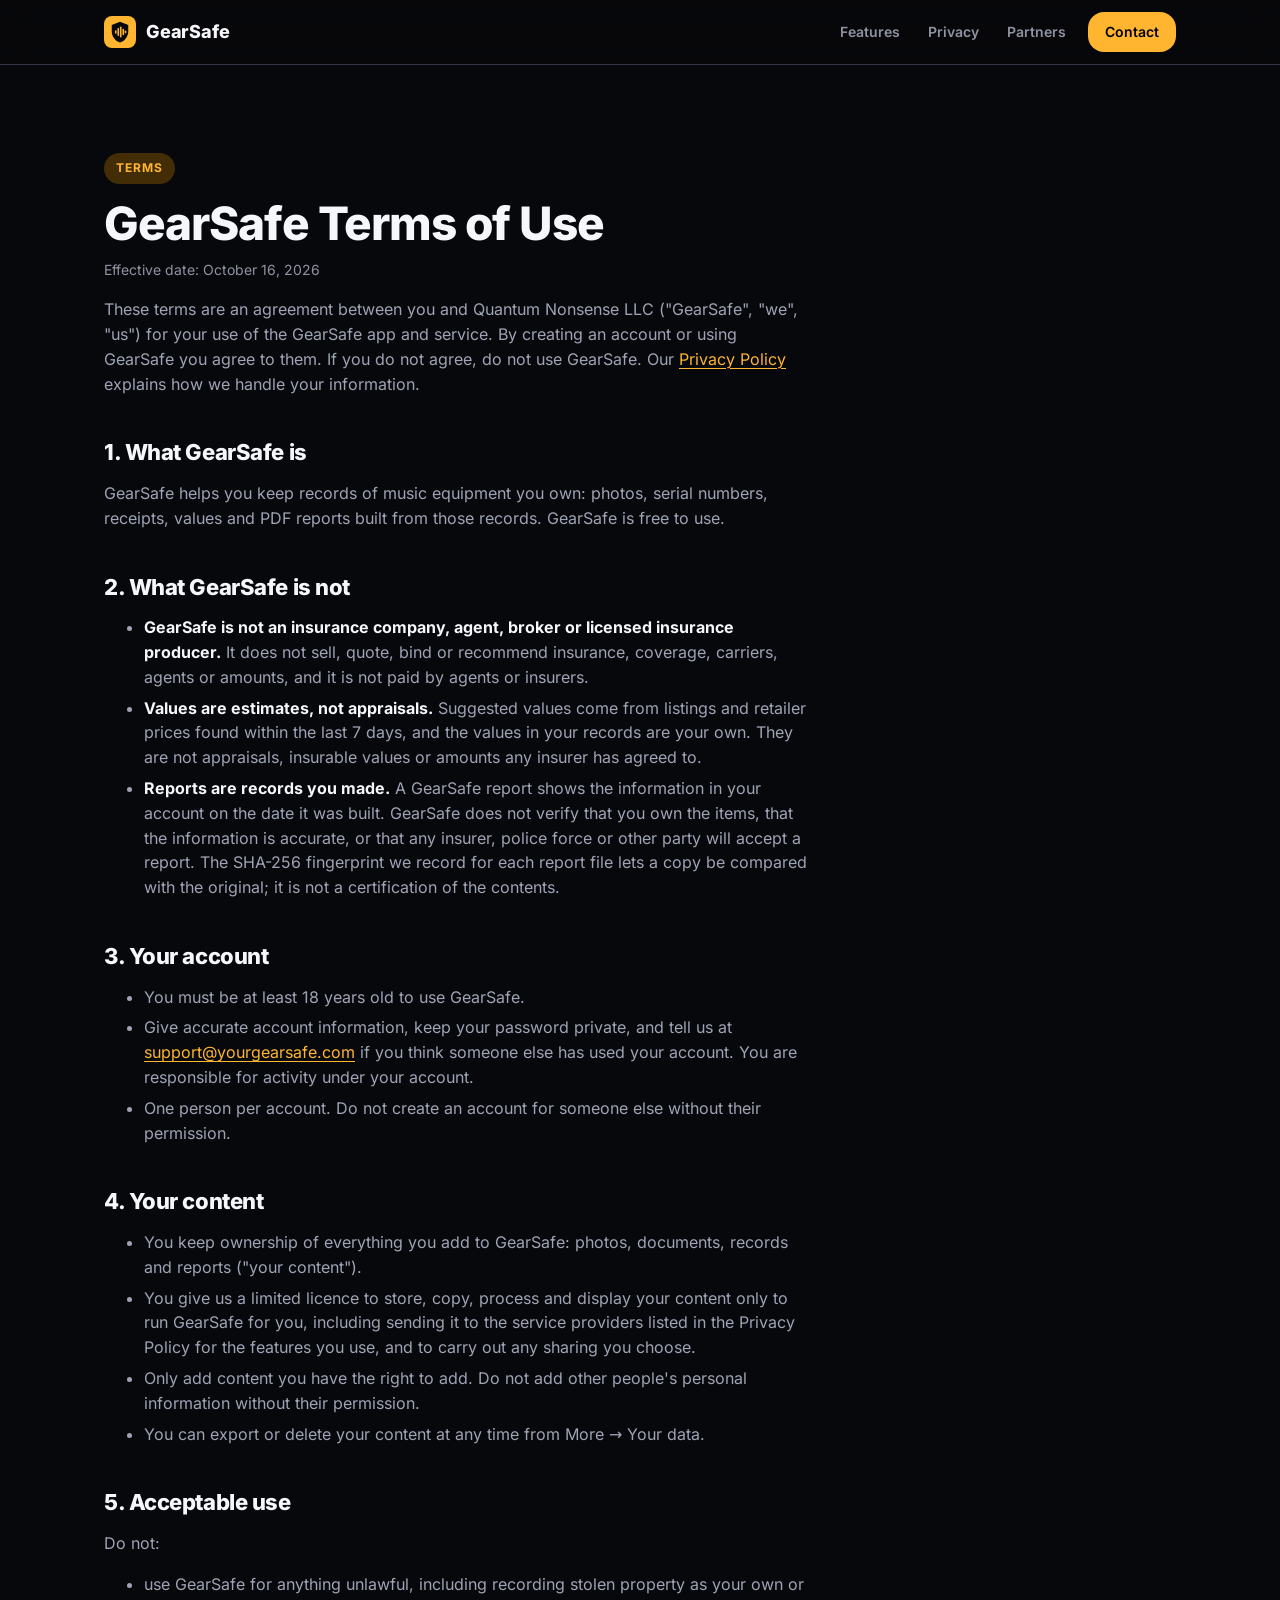
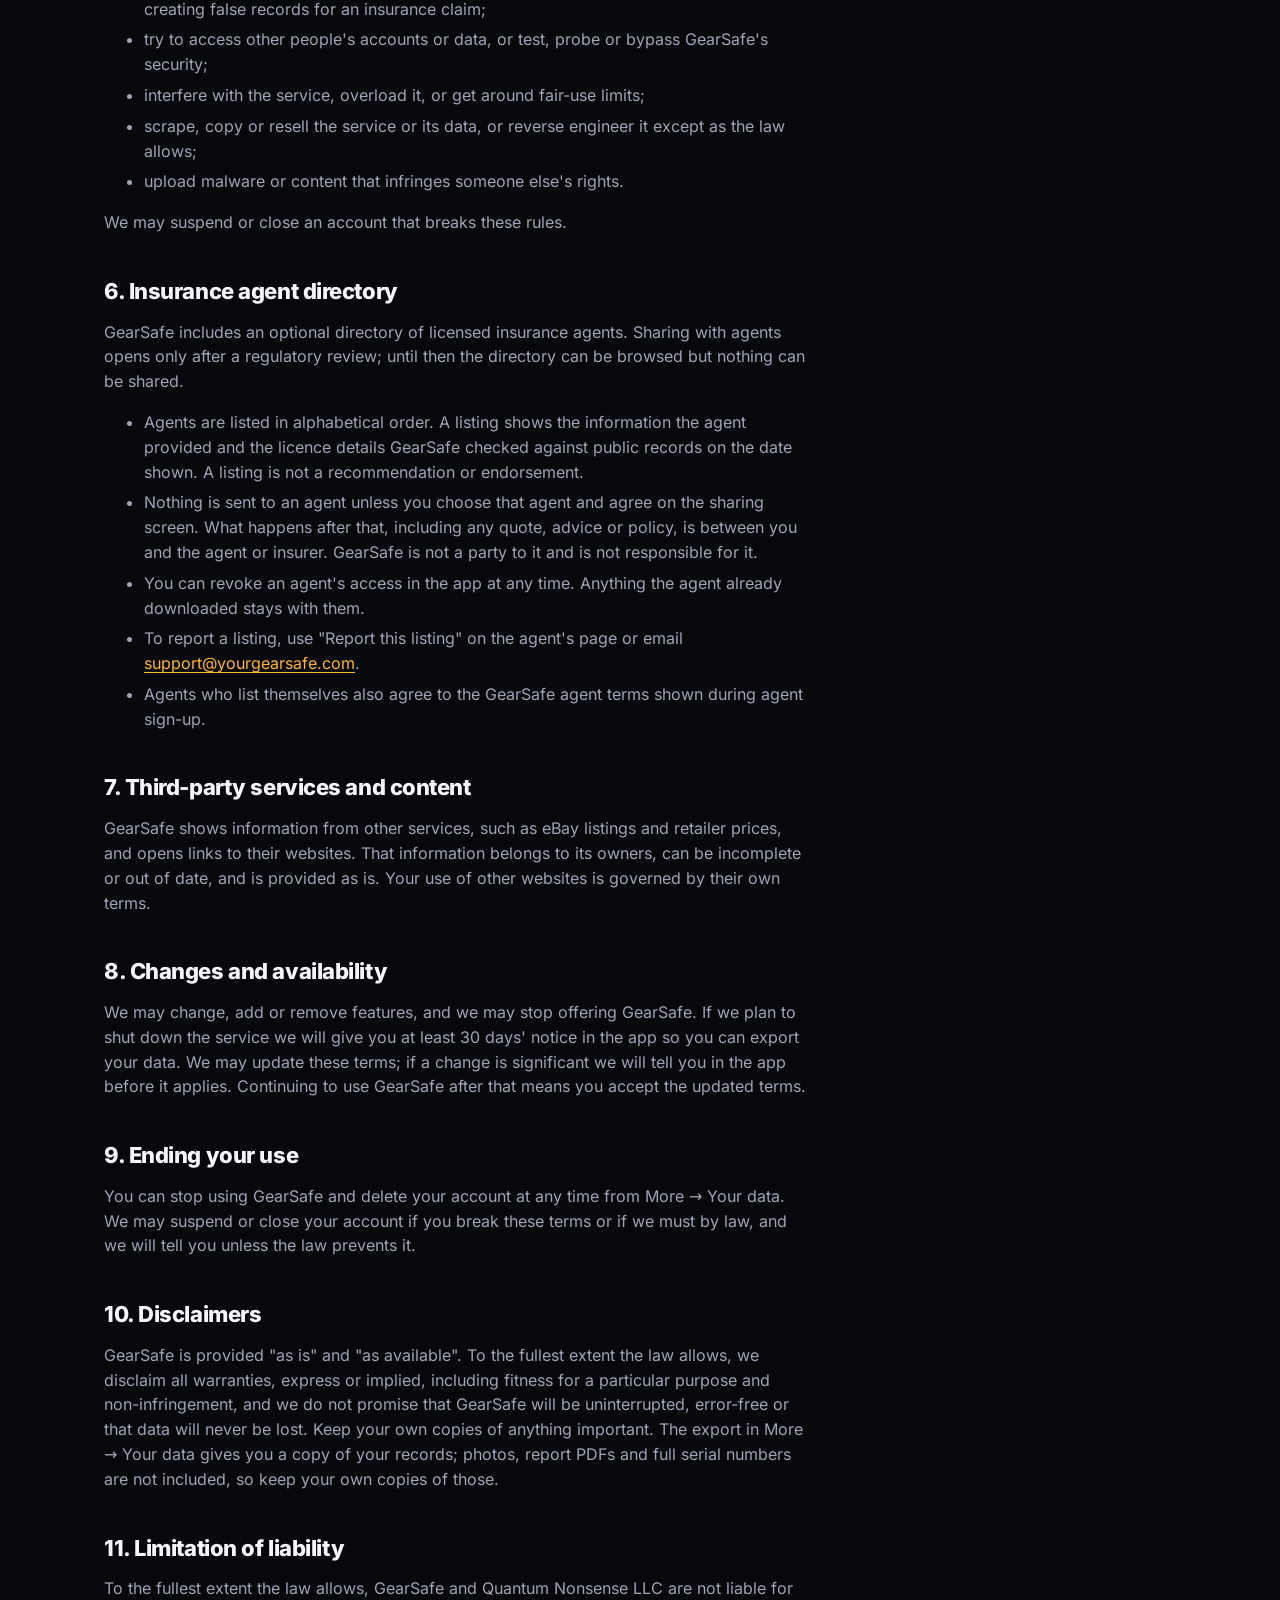
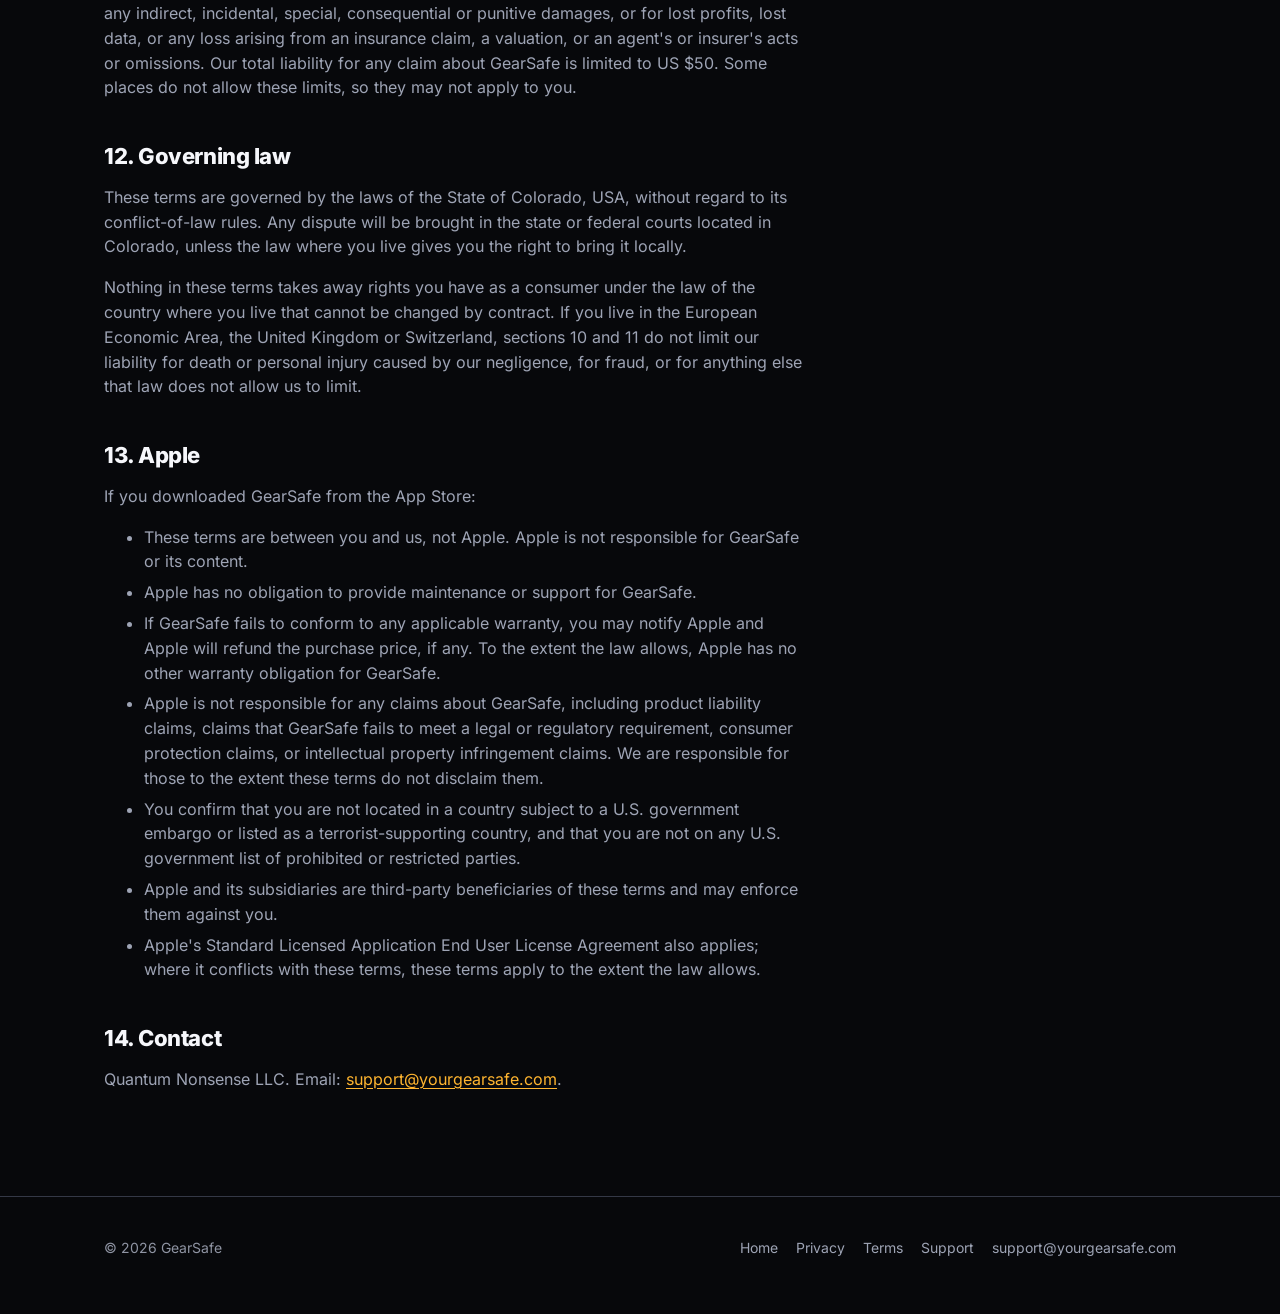
<file: terms/index.html>
<!doctype html>
<html lang="en">
<head>
  <meta charset="utf-8">
  <meta name="viewport" content="width=device-width, initial-scale=1, viewport-fit=cover">
  <title>Terms of Use · GearSafe</title>
  <meta name="description" content="The terms for using the GearSafe app and service.">
  <meta name="theme-color" content="#07080B">
  <meta name="color-scheme" content="dark">
  <link rel="canonical" href="https://yourgearsafe.com/terms/">
  <link rel="icon" href="/favicon.svg" type="image/svg+xml">
  <link rel="preload" href="/assets/fonts/inter-latin-wght.woff2" as="font" type="font/woff2" crossorigin>
  <link rel="stylesheet" href="/assets/styles.css">
</head>
<body>
  <a class="skip-link" href="#main">Skip to content</a>

  <header class="site-header">
    <div class="wrap">
      <a class="brand" href="/" aria-label="GearSafe home">
        <img class="brand-mark" src="/assets/mark.svg" alt="" width="32" height="32">
        GearSafe
      </a>
      <nav class="nav" aria-label="Primary">
        <a class="nav-link" href="/#features">Features</a>
        <a class="nav-link" href="/#privacy">Privacy</a>
        <a class="nav-link" href="/#partners">Partners</a>
        <a class="btn btn-primary" href="/#contact">Contact</a>
      </nav>
    </div>
  </header>

  <main id="main" class="legal">
    <div class="wrap">
      <article>
        <p class="eyebrow">Terms</p>
        <h1>GearSafe Terms of Use</h1>
        <p class="updated">Effective date: October 16, 2026</p>
<p>These terms are an agreement between you and Quantum Nonsense LLC (&quot;GearSafe&quot;, &quot;we&quot;, &quot;us&quot;) for your use of the GearSafe app and service. By creating an account or using GearSafe you agree to them. If you do not agree, do not use GearSafe. Our <a href="https://yourgearsafe.com/privacy">Privacy Policy</a> explains how we handle your information.</p>
<h2>1. What GearSafe is</h2>
<p>GearSafe helps you keep records of music equipment you own: photos, serial numbers, receipts, values and PDF reports built from those records. GearSafe is free to use.</p>
<h2>2. What GearSafe is not</h2>
<ul><li><strong>GearSafe is not an insurance company, agent, broker or licensed insurance producer.</strong> It does not sell, quote, bind or recommend insurance, coverage, carriers, agents or amounts, and it is not paid by agents or insurers.</li><li><strong>Values are estimates, not appraisals.</strong> Suggested values come from listings and retailer prices found within the last 7 days, and the values in your records are your own. They are not appraisals, insurable values or amounts any insurer has agreed to.</li><li><strong>Reports are records you made.</strong> A GearSafe report shows the information in your account on the date it was built. GearSafe does not verify that you own the items, that the information is accurate, or that any insurer, police force or other party will accept a report. The SHA-256 fingerprint we record for each report file lets a copy be compared with the original; it is not a certification of the contents.</li></ul>
<h2>3. Your account</h2>
<ul><li>You must be at least 18 years old to use GearSafe.</li><li>Give accurate account information, keep your password private, and tell us at <a href="mailto:support@yourgearsafe.com">support@yourgearsafe.com</a> if you think someone else has used your account. You are responsible for activity under your account.</li><li>One person per account. Do not create an account for someone else without their permission.</li></ul>
<h2>4. Your content</h2>
<ul><li>You keep ownership of everything you add to GearSafe: photos, documents, records and reports (&quot;your content&quot;).</li><li>You give us a limited licence to store, copy, process and display your content only to run GearSafe for you, including sending it to the service providers listed in the Privacy Policy for the features you use, and to carry out any sharing you choose.</li><li>Only add content you have the right to add. Do not add other people's personal information without their permission.</li><li>You can export or delete your content at any time from More → Your data.</li></ul>
<h2>5. Acceptable use</h2>
<p>Do not:</p>
<ul><li>use GearSafe for anything unlawful, including recording stolen property as your own or creating false records for an insurance claim;</li><li>try to access other people's accounts or data, or test, probe or bypass GearSafe's security;</li><li>interfere with the service, overload it, or get around fair-use limits;</li><li>scrape, copy or resell the service or its data, or reverse engineer it except as the law allows;</li><li>upload malware or content that infringes someone else's rights.</li></ul>
<p>We may suspend or close an account that breaks these rules.</p>
<h2>6. Insurance agent directory</h2>
<p>GearSafe includes an optional directory of licensed insurance agents. Sharing with agents opens only after a regulatory review; until then the directory can be browsed but nothing can be shared.</p>
<ul><li>Agents are listed in alphabetical order. A listing shows the information the agent provided and the licence details GearSafe checked against public records on the date shown. A listing is not a recommendation or endorsement.</li><li>Nothing is sent to an agent unless you choose that agent and agree on the sharing screen. What happens after that, including any quote, advice or policy, is between you and the agent or insurer. GearSafe is not a party to it and is not responsible for it.</li><li>You can revoke an agent's access in the app at any time. Anything the agent already downloaded stays with them.</li><li>To report a listing, use &quot;Report this listing&quot; on the agent's page or email <a href="mailto:support@yourgearsafe.com">support@yourgearsafe.com</a>.</li><li>Agents who list themselves also agree to the GearSafe agent terms shown during agent sign-up.</li></ul>
<h2>7. Third-party services and content</h2>
<p>GearSafe shows information from other services, such as eBay listings and retailer prices, and opens links to their websites. That information belongs to its owners, can be incomplete or out of date, and is provided as is. Your use of other websites is governed by their own terms.</p>
<h2>8. Changes and availability</h2>
<p>We may change, add or remove features, and we may stop offering GearSafe. If we plan to shut down the service we will give you at least 30 days' notice in the app so you can export your data. We may update these terms; if a change is significant we will tell you in the app before it applies. Continuing to use GearSafe after that means you accept the updated terms.</p>
<h2>9. Ending your use</h2>
<p>You can stop using GearSafe and delete your account at any time from More → Your data. We may suspend or close your account if you break these terms or if we must by law, and we will tell you unless the law prevents it.</p>
<h2>10. Disclaimers</h2>
<p>GearSafe is provided &quot;as is&quot; and &quot;as available&quot;. To the fullest extent the law allows, we disclaim all warranties, express or implied, including fitness for a particular purpose and non-infringement, and we do not promise that GearSafe will be uninterrupted, error-free or that data will never be lost. Keep your own copies of anything important. The export in More → Your data gives you a copy of your records; photos, report PDFs and full serial numbers are not included, so keep your own copies of those.</p>
<h2>11. Limitation of liability</h2>
<p>To the fullest extent the law allows, GearSafe and Quantum Nonsense LLC are not liable for any indirect, incidental, special, consequential or punitive damages, or for lost profits, lost data, or any loss arising from an insurance claim, a valuation, or an agent's or insurer's acts or omissions. Our total liability for any claim about GearSafe is limited to US $50. Some places do not allow these limits, so they may not apply to you.</p>
<h2>12. Governing law</h2>
<p>These terms are governed by the laws of the State of Colorado, USA, without regard to its conflict-of-law rules. Any dispute will be brought in the state or federal courts located in Colorado, unless the law where you live gives you the right to bring it locally.</p>
<p>Nothing in these terms takes away rights you have as a consumer under the law of the country where you live that cannot be changed by contract. If you live in the European Economic Area, the United Kingdom or Switzerland, sections 10 and 11 do not limit our liability for death or personal injury caused by our negligence, for fraud, or for anything else that law does not allow us to limit.</p>
<h2>13. Apple</h2>
<p>If you downloaded GearSafe from the App Store:</p>
<ul><li>These terms are between you and us, not Apple. Apple is not responsible for GearSafe or its content.</li><li>Apple has no obligation to provide maintenance or support for GearSafe.</li><li>If GearSafe fails to conform to any applicable warranty, you may notify Apple and Apple will refund the purchase price, if any. To the extent the law allows, Apple has no other warranty obligation for GearSafe.</li><li>Apple is not responsible for any claims about GearSafe, including product liability claims, claims that GearSafe fails to meet a legal or regulatory requirement, consumer protection claims, or intellectual property infringement claims. We are responsible for those to the extent these terms do not disclaim them.</li><li>You confirm that you are not located in a country subject to a U.S. government embargo or listed as a terrorist-supporting country, and that you are not on any U.S. government list of prohibited or restricted parties.</li><li>Apple and its subsidiaries are third-party beneficiaries of these terms and may enforce them against you.</li><li>Apple's Standard Licensed Application End User License Agreement also applies; where it conflicts with these terms, these terms apply to the extent the law allows.</li></ul>
<h2>14. Contact</h2>
<p>Quantum Nonsense LLC. Email: <a href="mailto:support@yourgearsafe.com">support@yourgearsafe.com</a>.</p>
      </article>
    </div>
  </main>

  <footer class="site-footer">
    <div class="wrap">
      <span>© 2026 GearSafe</span>
      <nav class="footer-links" aria-label="Footer">
        <a href="/">Home</a>
        <a href="/privacy/">Privacy</a>
        <a href="/terms/">Terms</a>
        <a href="/support/">Support</a>
        <a href="mailto:support@yourgearsafe.com">support@yourgearsafe.com</a>
      </nav>
    </div>
  </footer>
</body>
</html>
</file>
<file: assets/styles.css>
/*
 * GearSafe marketing site.
 * Tokens mirror the `Gear Safe` Figma file (Design System v2 — Prototype 2.0),
 * as implemented in the app at src/constants/gear-vault-theme.ts.
 * Standing rule: "Look like GearSafe. Behave like iOS."
 */

@font-face {
  font-family: "Inter";
  src: url("fonts/inter-latin-wght.woff2") format("woff2");
  font-weight: 100 900;
  font-style: normal;
  font-display: swap;
}

:root {
  /* Semantic color */
  --bg-canvas: #07080b;
  --bg-surface: #181a23;
  --bg-elevated: #22242e;
  --bg-accent-subtle: #422d06;
  --bg-success-subtle: #0f3321;
  --bg-info-subtle: #142a45;
  --text-primary: #f6f7fb;
  --text-secondary: #9ea4b5;
  --text-accent: #ffb530;
  --text-inverse: #000000;
  --text-success: #4fde8c;
  --text-info: #60a5fa;
  --border-default: #383c4a;
  --border-soft: #343846;
  --border-focus: #ffb530;
  --nav-bg: rgba(17, 19, 26, 0.98);
  --nav-pill: #1b1e27;
  --nav-inactive: #8f94a3;

  /* Measures */
  --radius-sm: 8px;
  --radius-md: 12px;
  --radius-control: 16px;
  --radius-card: 18px;
  --radius-lg: 20px;
  --radius-sheet: 28px;
  --radius-pill: 999px;
  --touch-min: 44px;

  /* Effects */
  --shadow-card: 0 8px 24px rgba(0, 0, 0, 0.35);
  --shadow-floating: 0 28px 70px rgba(0, 0, 0, 0.5);
  --focus-amber: 0 0 0 3px rgba(255, 181, 48, 0.4);

  --page-max: 1120px;
  --gutter: clamp(16px, 5vw, 24px);
}

*,
*::before,
*::after {
  box-sizing: border-box;
}

html {
  -webkit-text-size-adjust: 100%;
  scroll-behavior: smooth;
}

@media (prefers-reduced-motion: reduce) {
  html {
    scroll-behavior: auto;
  }
}

body {
  margin: 0;
  background: var(--bg-canvas);
  color: var(--text-primary);
  font-family: "Inter", system-ui, -apple-system, "Segoe UI", Roboto, sans-serif;
  font-size: 16px;
  line-height: 1.55;
  -webkit-font-smoothing: antialiased;
  -moz-osx-font-smoothing: grayscale;
}

img,
svg {
  display: block;
  max-width: 100%;
}

a {
  color: var(--text-accent);
  text-decoration-thickness: 1px;
  text-underline-offset: 3px;
}

a:focus-visible,
button:focus-visible {
  outline: none;
  box-shadow: var(--focus-amber);
  border-radius: var(--radius-sm);
}

.wrap {
  width: 100%;
  max-width: var(--page-max);
  margin: 0 auto;
  padding-inline: var(--gutter);
}

.skip-link {
  position: absolute;
  left: 16px;
  top: -60px;
  background: var(--text-accent);
  color: var(--text-inverse);
  padding: 10px 14px;
  border-radius: var(--radius-sm);
  font-weight: 700;
  z-index: 100;
}
.skip-link:focus {
  top: 12px;
}

/* ---------- Header ---------- */

.site-header {
  position: sticky;
  top: 0;
  z-index: 50;
  background: rgba(7, 8, 11, 0.86);
  backdrop-filter: saturate(140%) blur(14px);
  -webkit-backdrop-filter: saturate(140%) blur(14px);
  border-bottom: 1px solid var(--border-soft);
}

.site-header .wrap {
  display: flex;
  align-items: center;
  justify-content: space-between;
  gap: 16px;
  min-height: 64px;
}

.brand {
  display: inline-flex;
  align-items: center;
  gap: 10px;
  color: var(--text-primary);
  text-decoration: none;
  font-weight: 800;
  font-size: 18px;
  letter-spacing: -0.01em;
  min-height: var(--touch-min);
}

.brand-mark {
  width: 32px;
  height: 32px;
  flex: none;
}

.nav {
  display: flex;
  align-items: center;
  gap: 4px;
}

.nav a {
  display: inline-flex;
  align-items: center;
  min-height: var(--touch-min);
  padding: 0 12px;
  color: var(--nav-inactive);
  text-decoration: none;
  font-size: 14px;
  font-weight: 600;
  border-radius: var(--radius-pill);
}

.nav a:hover {
  color: var(--text-primary);
  background: var(--nav-pill);
}

@media (max-width: 720px) {
  .nav .nav-link {
    display: none;
  }
}

/* ---------- Buttons ---------- */

.btn {
  display: inline-flex;
  align-items: center;
  justify-content: center;
  gap: 8px;
  min-height: 48px;
  padding: 0 22px;
  border-radius: var(--radius-control);
  font: inherit;
  font-size: 15px;
  font-weight: 700;
  text-decoration: none;
  border: 1px solid transparent;
  cursor: pointer;
  transition: opacity 120ms ease, background-color 120ms ease;
}

.btn:active {
  opacity: 0.86;
}

.btn-primary {
  background: var(--text-accent);
  color: var(--text-inverse);
}

.btn-primary:hover {
  background: #ffb833;
}

.btn-secondary {
  background: var(--bg-elevated);
  color: var(--text-primary);
  border-color: var(--border-default);
}

.btn-secondary:hover {
  border-color: var(--text-secondary);
}

.nav a.btn-primary,
.nav a.btn-primary:hover {
  color: var(--text-inverse);
  background: var(--text-accent);
}

.nav a.btn-primary:hover {
  background: #ffb833;
}

.nav .btn {
  border-radius: var(--radius-control);
  min-height: 40px;
  padding: 0 16px;
  font-size: 14px;
  margin-left: 6px;
}

/* ---------- Type ---------- */

.eyebrow {
  display: inline-flex;
  align-items: center;
  gap: 8px;
  margin: 0 0 16px;
  padding: 6px 12px;
  border-radius: var(--radius-pill);
  background: var(--bg-accent-subtle);
  color: var(--text-accent);
  font-size: 12px;
  font-weight: 700;
  letter-spacing: 0.08em;
  text-transform: uppercase;
}

h1,
h2,
h3 {
  margin: 0;
  letter-spacing: -0.02em;
}

h1 {
  font-size: clamp(38px, 6vw, 60px);
  line-height: 1.04;
  font-weight: 800;
}

h2 {
  font-size: clamp(28px, 4vw, 38px);
  line-height: 1.12;
  font-weight: 800;
}

h3 {
  font-size: 18px;
  line-height: 1.3;
  font-weight: 700;
}

.lede {
  margin: 20px 0 0;
  max-width: 34em;
  color: var(--text-secondary);
  font-size: clamp(17px, 2vw, 19px);
}

.accent {
  color: var(--text-accent);
}

/* ---------- Hero ---------- */

.hero {
  position: relative;
  overflow: hidden;
  padding-block: clamp(56px, 9vw, 104px) clamp(56px, 8vw, 96px);
}

.hero::before {
  content: "";
  position: absolute;
  inset: -20% -10% auto auto;
  width: 640px;
  height: 640px;
  background: radial-gradient(closest-side, rgba(255, 181, 48, 0.14), rgba(255, 181, 48, 0));
  pointer-events: none;
}

.hero-grid {
  position: relative;
  display: grid;
  grid-template-columns: minmax(0, 1.05fr) minmax(0, 0.95fr);
  gap: clamp(40px, 6vw, 72px);
  align-items: center;
}

@media (max-width: 900px) {
  .hero-grid {
    grid-template-columns: minmax(0, 1fr);
  }
}

.hero-actions {
  display: flex;
  flex-wrap: wrap;
  gap: 12px;
  margin-top: 32px;
}

.hero-note {
  margin: 16px 0 0;
  color: var(--nav-inactive);
  font-size: 13px;
}

/* ---------- Device mock (illustrative, built from app tokens) ---------- */

.device {
  justify-self: center;
  width: min(100%, 360px);
  padding: 12px;
  border-radius: 46px;
  background: #0d0e13;
  border: 1px solid var(--border-soft);
  box-shadow: var(--shadow-floating);
}

.screen {
  border-radius: 36px;
  background: var(--bg-canvas);
  padding: 22px 16px 14px;
  overflow: hidden;
}

.screen-top {
  display: flex;
  align-items: flex-end;
  justify-content: space-between;
  margin: 8px 6px 16px;
}

.screen-title {
  font-size: 25px;
  line-height: 1.2;
  font-weight: 800;
}

.screen-sub {
  color: var(--text-secondary);
  font-size: 12px;
  font-weight: 600;
}

.value-card {
  padding: 16px;
  border-radius: var(--radius-card);
  background: var(--bg-surface);
  border: 1px solid var(--border-default);
  margin-bottom: 12px;
}

.value-label {
  color: var(--text-secondary);
  font-size: 11px;
  font-weight: 600;
  letter-spacing: 0.06em;
  text-transform: uppercase;
}

.value-amount {
  margin-top: 4px;
  font-size: 28px;
  font-weight: 800;
  letter-spacing: -0.02em;
}

.value-meta {
  display: flex;
  gap: 8px;
  margin-top: 10px;
}

.chip {
  display: inline-flex;
  align-items: center;
  gap: 6px;
  padding: 4px 9px;
  border-radius: var(--radius-pill);
  font-size: 11px;
  font-weight: 700;
}

.chip-success {
  background: var(--bg-success-subtle);
  color: var(--text-success);
}

.chip-accent {
  background: var(--bg-accent-subtle);
  color: var(--text-accent);
}

.chip-info {
  background: var(--bg-info-subtle);
  color: var(--text-info);
}

.gear-row {
  display: flex;
  align-items: center;
  gap: 12px;
  padding: 12px;
  border-radius: var(--radius-card);
  background: var(--bg-surface);
  border: 1px solid var(--border-default);
  margin-bottom: 8px;
}

.gear-thumb {
  width: 44px;
  height: 44px;
  flex: none;
  border-radius: var(--radius-md);
  background: var(--bg-elevated);
  display: grid;
  place-items: center;
  color: var(--text-accent);
}

.gear-thumb svg {
  width: 22px;
  height: 22px;
}

.gear-body {
  min-width: 0;
  flex: 1;
}

.gear-name {
  font-size: 14px;
  font-weight: 700;
  white-space: nowrap;
  overflow: hidden;
  text-overflow: ellipsis;
}

.gear-detail {
  color: var(--text-secondary);
  font-size: 12px;
}

.gear-value {
  font-size: 13px;
  font-weight: 700;
}

.tabbar {
  display: flex;
  justify-content: space-around;
  margin-top: 14px;
  padding: 8px;
  border-radius: 22px;
  background: var(--nav-bg);
  border: 1px solid var(--border-soft);
}

.tab {
  display: grid;
  place-items: center;
  gap: 2px;
  padding: 6px 10px;
  border-radius: 17px;
  color: var(--nav-inactive);
  font-size: 10px;
  font-weight: 700;
}

.tab svg {
  width: 20px;
  height: 20px;
}

.tab.is-active {
  background: var(--nav-pill);
  color: #ffb833;
}

/* ---------- Sections ---------- */

.section {
  padding-block: clamp(64px, 9vw, 104px);
  border-top: 1px solid var(--border-soft);
}

.section-head {
  max-width: 40em;
  margin-bottom: clamp(32px, 5vw, 48px);
}

.section-head p {
  margin: 14px 0 0;
  color: var(--text-secondary);
  font-size: 17px;
}

.cards {
  display: grid;
  grid-template-columns: repeat(auto-fit, minmax(min(100%, 250px), 1fr));
  gap: 16px;
}

.card {
  padding: 24px;
  border-radius: var(--radius-card);
  background: var(--bg-surface);
  border: 1px solid var(--border-default);
  box-shadow: var(--shadow-card);
}

.card p {
  margin: 8px 0 0;
  color: var(--text-secondary);
  font-size: 15px;
}

.card-icon {
  width: 44px;
  height: 44px;
  margin-bottom: 18px;
  border-radius: var(--radius-md);
  background: var(--bg-accent-subtle);
  color: var(--text-accent);
  display: grid;
  place-items: center;
}

.card-icon svg {
  width: 22px;
  height: 22px;
}

.steps {
  counter-reset: step;
  display: grid;
  grid-template-columns: repeat(auto-fit, minmax(min(100%, 240px), 1fr));
  gap: 16px;
  margin: 0;
  padding: 0;
  list-style: none;
}

.steps li {
  counter-increment: step;
  padding: 24px;
  border-radius: var(--radius-card);
  border: 1px solid var(--border-default);
  background: linear-gradient(180deg, var(--bg-surface), rgba(24, 26, 35, 0.4));
}

.steps li::before {
  content: counter(step, decimal-leading-zero);
  display: block;
  margin-bottom: 14px;
  color: var(--text-accent);
  font-size: 13px;
  font-weight: 800;
  letter-spacing: 0.08em;
}

.steps p {
  margin: 8px 0 0;
  color: var(--text-secondary);
  font-size: 15px;
}

/* ---------- Privacy ---------- */

.split {
  display: grid;
  grid-template-columns: minmax(0, 0.9fr) minmax(0, 1.1fr);
  gap: clamp(32px, 6vw, 72px);
  align-items: start;
}

@media (max-width: 860px) {
  .split {
    grid-template-columns: minmax(0, 1fr);
  }
}

.checklist {
  display: grid;
  gap: 12px;
  margin: 0;
  padding: 0;
  list-style: none;
}

.checklist li {
  display: grid;
  grid-template-columns: 28px minmax(0, 1fr);
  gap: 14px;
  padding: 18px;
  border-radius: var(--radius-card);
  background: var(--bg-surface);
  border: 1px solid var(--border-default);
}

.checklist .tick {
  width: 28px;
  height: 28px;
  border-radius: var(--radius-pill);
  background: var(--bg-success-subtle);
  color: var(--text-success);
  display: grid;
  place-items: center;
}

.checklist .tick svg {
  width: 16px;
  height: 16px;
}

.checklist strong {
  display: block;
  font-size: 15px;
}

.checklist span {
  color: var(--text-secondary);
  font-size: 14px;
}

/* ---------- Partners / contact ---------- */

.panel {
  display: grid;
  grid-template-columns: minmax(0, 1.2fr) minmax(0, 0.8fr);
  gap: 32px;
  align-items: center;
  padding: clamp(24px, 5vw, 48px);
  border-radius: var(--radius-sheet);
  background:
    radial-gradient(120% 140% at 100% 0%, rgba(255, 181, 48, 0.12), rgba(255, 181, 48, 0) 55%),
    var(--bg-surface);
  border: 1px solid var(--border-default);
}

@media (max-width: 820px) {
  .panel {
    grid-template-columns: minmax(0, 1fr);
  }
}

.panel p {
  margin: 14px 0 0;
  color: var(--text-secondary);
  font-size: 16px;
}

.contact-list {
  display: grid;
  gap: 10px;
  margin: 0;
  padding: 0;
  list-style: none;
}

.contact-list a {
  display: flex;
  align-items: center;
  justify-content: space-between;
  gap: 12px;
  min-height: 56px;
  padding: 0 16px;
  border-radius: var(--radius-control);
  background: var(--bg-elevated);
  border: 1px solid var(--border-default);
  color: var(--text-primary);
  text-decoration: none;
}

.contact-list a:hover {
  border-color: var(--text-accent);
}

.contact-list .label {
  color: var(--text-secondary);
  font-size: 12px;
  font-weight: 600;
  letter-spacing: 0.04em;
  text-transform: uppercase;
}

.contact-list .addr {
  font-size: 14px;
  font-weight: 700;
  overflow-wrap: anywhere;
  text-align: right;
}

/* ---------- Footer ---------- */

.site-footer {
  padding-block: 40px 56px;
  border-top: 1px solid var(--border-soft);
  color: var(--nav-inactive);
  font-size: 14px;
}

.site-footer .wrap {
  display: flex;
  flex-wrap: wrap;
  align-items: center;
  justify-content: space-between;
  gap: 16px;
}

.footer-links {
  display: flex;
  flex-wrap: wrap;
  gap: 4px 18px;
}

.footer-links a {
  color: var(--text-secondary);
  text-decoration: none;
}

.footer-links a:hover {
  color: var(--text-primary);
}

/* ---------- Legal page ---------- */

.legal {
  padding-block: clamp(48px, 8vw, 88px);
}

.legal article {
  max-width: 44em;
}

.legal h1 {
  font-size: clamp(34px, 5vw, 46px);
}

.legal .updated {
  margin: 12px 0 0;
  color: var(--nav-inactive);
  font-size: 14px;
}

.legal h2 {
  margin-top: 44px;
  font-size: 22px;
}

.legal p,
.legal li {
  color: var(--text-secondary);
}

.legal li + li {
  margin-top: 6px;
}

.legal strong {
  color: var(--text-primary);
}

.legal ul ul {
  margin-top: 6px;
}

.legal .table-wrap {
  margin: 16px 0;
  overflow-x: auto;
}

.legal table {
  width: 100%;
  min-width: 36em;
  border-collapse: collapse;
  font-size: 15px;
}

.legal th,
.legal td {
  padding: 10px 12px;
  border-bottom: 1px solid var(--border-default);
  text-align: left;
  vertical-align: top;
}

.legal th {
  color: var(--text-primary);
}

.legal td {
  color: var(--text-secondary);
}

.callout {
  margin-top: 28px;
  padding: 18px 20px;
  border-radius: var(--radius-card);
  background: var(--bg-accent-subtle);
  border: 1px solid rgba(255, 181, 48, 0.35);
  color: var(--text-primary);
}

.callout p {
  margin: 0;
  color: var(--text-primary);
}

/* ---------- Layout refinements ---------- */

/* Section eyebrows keep their pill style inside section heads and panels. */
.section-head .eyebrow,
.panel .eyebrow {
  margin: 0 0 16px;
  color: var(--text-accent);
  font-size: 12px;
}

/* Feature cards: 4-up on wide screens, 2x2 on tablets, stacked on phones. */
.cards {
  grid-template-columns: repeat(4, minmax(0, 1fr));
}

@media (max-width: 1100px) {
  .cards {
    grid-template-columns: repeat(2, minmax(0, 1fr));
  }
}

@media (max-width: 560px) {
  .cards {
    grid-template-columns: minmax(0, 1fr);
  }
}

/* Contact rows: label above address so long addresses never break mid-word. */
.contact-list a {
  flex-direction: column;
  align-items: flex-start;
  justify-content: center;
  gap: 2px;
  min-height: 64px;
  padding: 10px 16px;
}

.contact-list .addr {
  text-align: left;
  overflow-wrap: normal;
  word-break: normal;
}

@media (max-width: 380px) {
  .contact-list .addr {
    font-size: 13px;
  }
}

.legal .eyebrow {
  margin: 0 0 16px;
  color: var(--text-accent);
  font-size: 12px;
}

/* ---------- Partners list + single contact card ---------- */

.partner-list {
  display: grid;
  gap: 10px;
  margin: 0;
  padding: 0;
  list-style: none;
}

.partner-list li {
  display: flex;
  align-items: center;
  gap: 12px;
  min-height: 52px;
  padding: 0 16px;
  border-radius: var(--radius-control);
  background: var(--bg-elevated);
  border: 1px solid var(--border-default);
  font-size: 15px;
  font-weight: 600;
}

.partner-dot {
  width: 8px;
  height: 8px;
  flex: none;
  border-radius: var(--radius-pill);
  background: var(--text-accent);
  box-shadow: 0 0 0 4px var(--bg-accent-subtle);
}

.contact {
  text-align: center;
}

.contact-card {
  max-width: 640px;
  margin: 0 auto;
}

.contact-card .eyebrow {
  margin: 0 0 16px;
  color: var(--text-accent);
  font-size: 12px;
}

.contact-card > p:not(.eyebrow) {
  margin: 14px auto 0;
  max-width: 34em;
  color: var(--text-secondary);
  font-size: 17px;
}

.contact-address {
  display: inline-flex;
  align-items: center;
  gap: 12px;
  margin-top: 32px;
  min-height: 60px;
  padding: 0 24px 0 12px;
  border-radius: var(--radius-control);
  background: var(--text-accent);
  color: var(--text-inverse);
  font-size: clamp(16px, 3.6vw, 19px);
  font-weight: 800;
  text-decoration: none;
  box-shadow: var(--shadow-card);
  transition: background-color 120ms ease, opacity 120ms ease;
}

.contact-address:hover {
  background: #ffb833;
}

.contact-address:active {
  opacity: 0.86;
}

.contact-icon {
  width: 40px;
  height: 40px;
  flex: none;
  display: grid;
  place-items: center;
  border-radius: var(--radius-md);
  background: rgba(0, 0, 0, 0.14);
}

.contact-icon svg {
  width: 22px;
  height: 22px;
}
</file>
